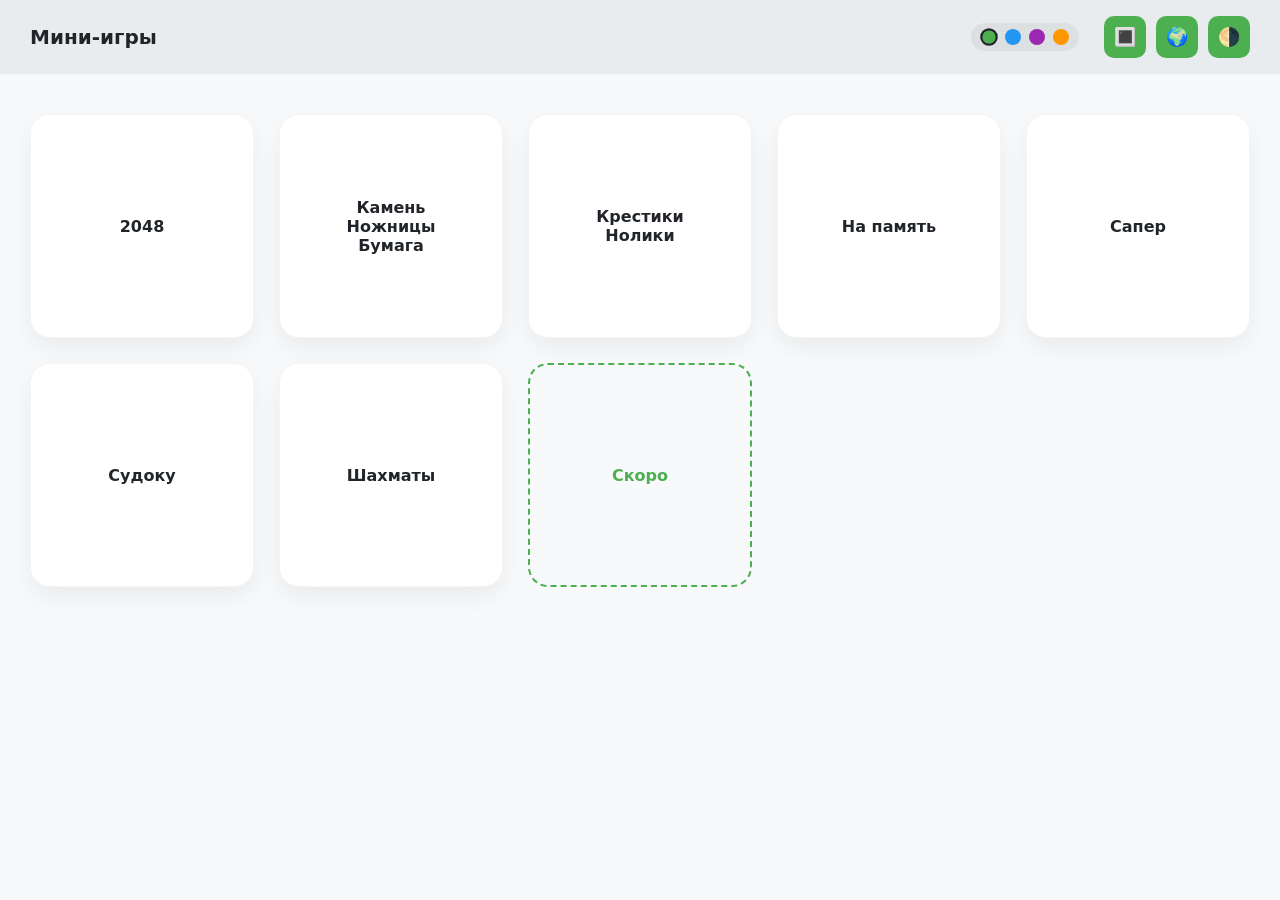
<file: index.html>
<!DOCTYPE html>
<html lang="ru">
<head>
  <meta charset="UTF-8" />
  <meta name="viewport" content="width=device-width, initial-scale=1.0"/>
  <title>Mini Games</title>
  <link rel="stylesheet" href="style.css">
</head>

<body data-theme="light">

<header class="header">
  <div class="logo" id="title">Мини-игры</div>

  <div class="controls-wrapper">
    <!-- Кнопка бургер с тремя точками -->
    <button class="burger-toggle" id="burgerToggle" title="Меню настроек">⋮</button>

    <!-- Выпадающее меню (на десктопе просто строка, на мобилке - бургер) -->
    <div class="controls-menu" id="controlsMenu">
      <!-- Выбор акцентного цвета -->
      <div class="color-picker" id="colorPicker" title="Цветовая тема">
        <span class="color-dot theme-green" data-color="green"></span>
        <span class="color-dot theme-blue" data-color="blue"></span>
        <span class="color-dot theme-purple" data-color="purple"></span>
        <span class="color-dot theme-orange" data-color="orange"></span>
      </div>
      
      <button id="viewBtn" title="Вид">🔳</button>
      <button id="langBtn" title="Язык">🌍</button>
      <button id="themeBtn" title="Тема">🌗</button>
    </div>
  </div>
</header>

<main class="container">
  <div class="games-grid grid" id="gamesGrid">

    <button class="game-card active" id="g2048Btn">2048</button>
    <button class="game-card active" id="memoryBtn">Мнемоника</button>
    <button class="game-card active" id="minesweeperBtn">Сапер</button>
    <button class="game-card active" id="rpsBtn">Камень<br>Ножницы<br>Бумага</button>
    <button class="game-card active" id="tttBtn">Крестики<br>Нолики</button>
    <button class="game-card active" id="sudokuBtn">Судоку</button>
    <button class="game-card active" id="chessBtn">Шахматы</button>
    <button class="game-card soon">Скоро</button>

  </div>
</main>

<script src="script.js"></script>
</body>
</html>
</file>
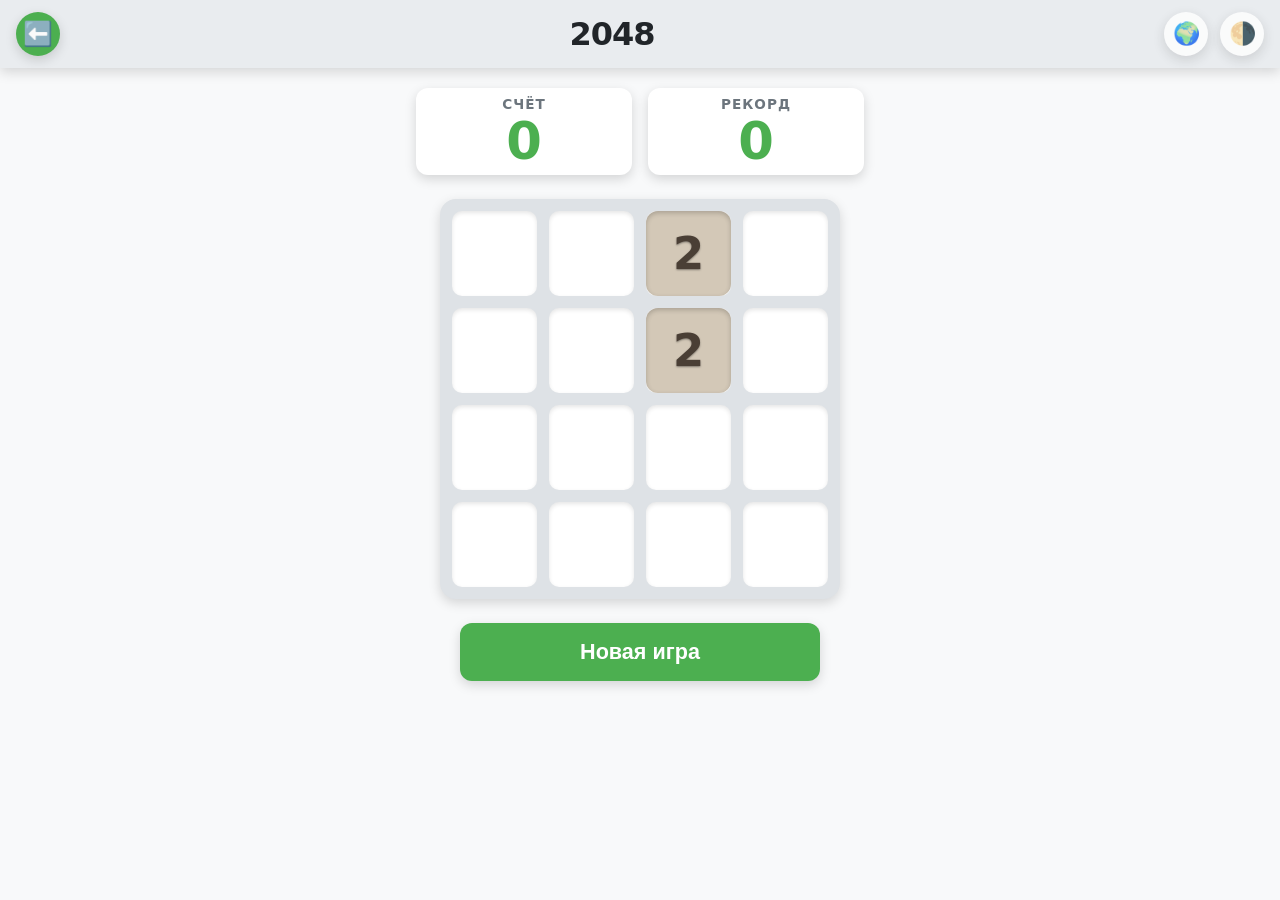
<file: games/2048/index.html>
<!DOCTYPE html>
<html lang="ru">
<head>
    <meta charset="UTF-8">
    <meta name="viewport" content="width=device-width, initial-scale=1.0, maximum-scale=1.0, user-scalable=no">
    <title>2048</title>
    <link rel="stylesheet" href="style.css">
</head>
<body data-theme="dark">
    <header>
        <!-- Кнопка назад с правильным классом для JS -->
        <button class="back-btn" aria-label="Назад">⬅️</button>
        <h1 class="title">2048</h1>
        <div class="icons">
            <!-- Исправленные ID кнопок под CamelCase для JS и смайлик планеты -->
            <button class="icon-btn" id="langBtn" aria-label="Сменить язык">🌍</button>
            <button class="icon-btn" id="themeBtn" aria-label="Сменить тему">🌓</button>
        </div>
    </header>

    <main>
        <div class="score-container">
            <!-- Текущий счёт -->
            <div class="score-box">
                <div id="score-label" class="score-label">Счёт</div>
                <div id="score-value" class="score-value">0</div>
            </div>
            <!-- Рекорд -->
            <div class="score-box">
                <div id="best-label" class="score-label">Рекорд</div>
                <div id="best-value" class="score-value">0</div>
            </div>
        </div>

        <div class="board" id="board">
            <div class="grid" id="grid">
                <div class="cell"></div><div class="cell"></div><div class="cell"></div><div class="cell"></div>
                <div class="cell"></div><div class="cell"></div><div class="cell"></div><div class="cell"></div>
                <div class="cell"></div><div class="cell"></div><div class="cell"></div><div class="cell"></div>
                <div class="cell"></div><div class="cell"></div><div class="cell"></div><div class="cell"></div>
            </div>
            <div class="tiles" id="tiles"></div>
        </div>

        <button class="reset-btn" id="reset-btn">Новая игра</button>
    </main>

    <!-- Win overlay -->
    <div class="overlay" id="win-overlay">
        <div class="overlay-content">
            <h2 id="win-title">Вы достигли 2048!</h2>
            <p id="win-subtitle">Отлично! Продолжить?</p>
            <button class="btn-primary" id="continue-btn">Продолжить</button>
            <button class="btn-primary" id="new-game-win-btn">Новая игра</button>
        </div>
    </div>

    <!-- Game Over overlay -->
    <div class="overlay" id="gameover-overlay">
        <div class="overlay-content">
            <h2 id="gameover-title">Игра окончена</h2>
            <p id="gameover-subtitle">Ходов больше нет 😔</p>
            <button class="btn-primary" id="try-again-btn">Ещё раз</button>
        </div>
    </div>

    <script src="script.js"></script>
</body>
</html>
</file>
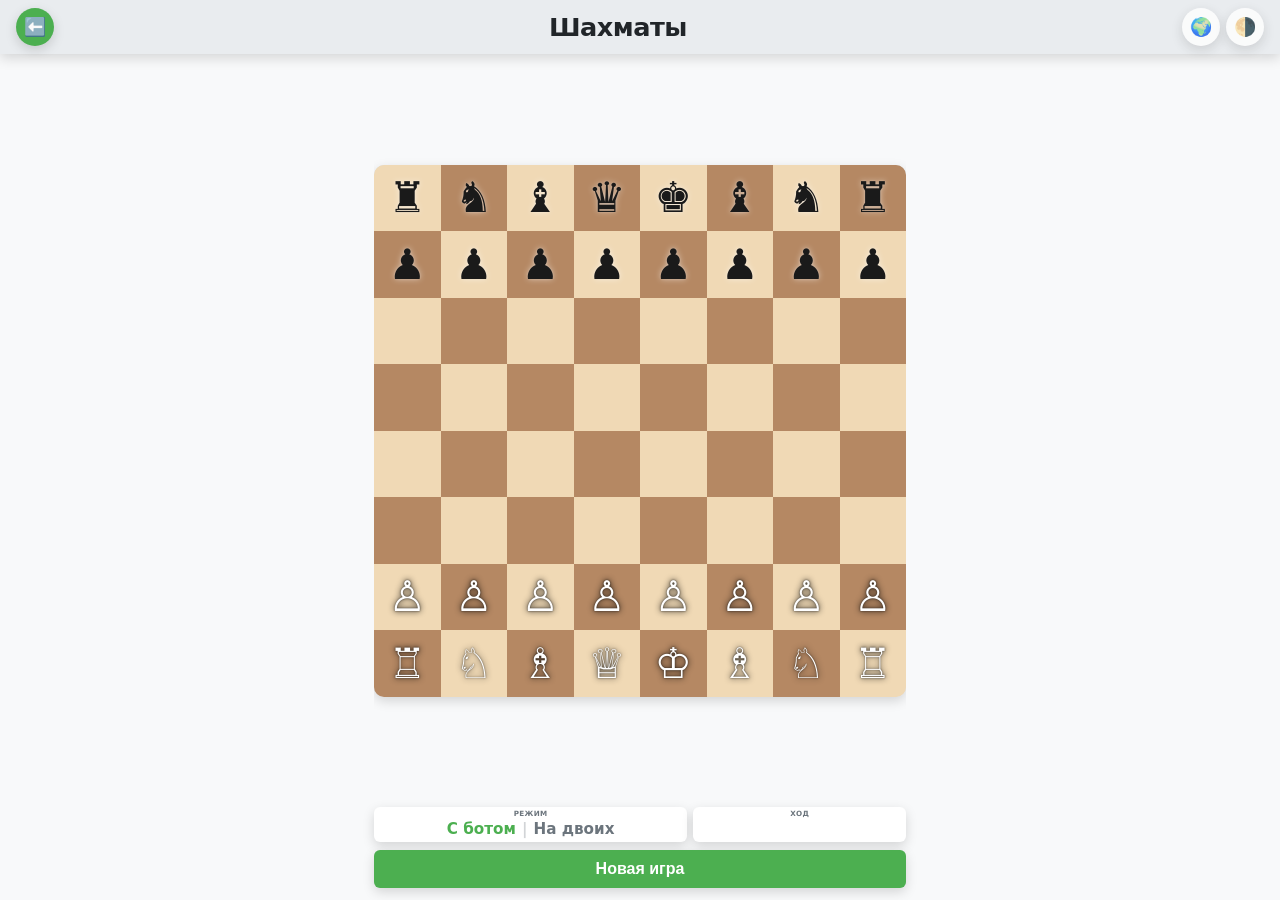
<file: games/chess/index.html>
<!DOCTYPE html>
<html lang="ru">
<head>
    <meta charset="UTF-8">
    <meta name="viewport" content="width=device-width, initial-scale=1.0, maximum-scale=1.0, user-scalable=no">
    <title>Шахматы</title>
    <link rel="stylesheet" href="style.css">
</head>
<body data-theme="dark">
    <header>
        <button class="back-btn" id="back-btn">⬅️</button>
        <h1 class="title">Шахматы</h1>
        <div class="icons">
            <button class="icon-btn" id="langBtn" aria-label="Сменить язык">🌍</button>
            <button class="icon-btn" id="themeBtn" aria-label="Сменить тему">🌓</button>
        </div>
    </header>

    <main>
        <!-- Игровое поле -->
        <div class="game-container">
            <div class="board" id="chessBoard"></div>
        </div>

        <!-- Информация между полем и кнопкой -->
        <div class="info-bar">
            <div class="score-box mode-box">
                <div class="label" id="modeLabel">РЕЖИМ</div>
                <div class="mode-switcher-text" id="modeSwitcher">
                    <span class="mode-option active" data-mode="bot" id="modeBotText">С ботом</span>
                    <span class="mode-divider">|</span>
                    <span class="mode-option" data-mode="two" id="modeTwoText">На двоих</span>
                </div>
            </div>
            <div class="score-box turn-box">
                <div class="label" id="turnLabel">ХОД</div>
                <div class="value" id="turnDisplay">Белые</div>
            </div>
        </div>

        <!-- Кнопка внизу -->
        <button class="reset-btn" id="reset-btn">Новая игра</button>
    </main>

    <script src="script.js"></script>
</body>
</html>
</file>
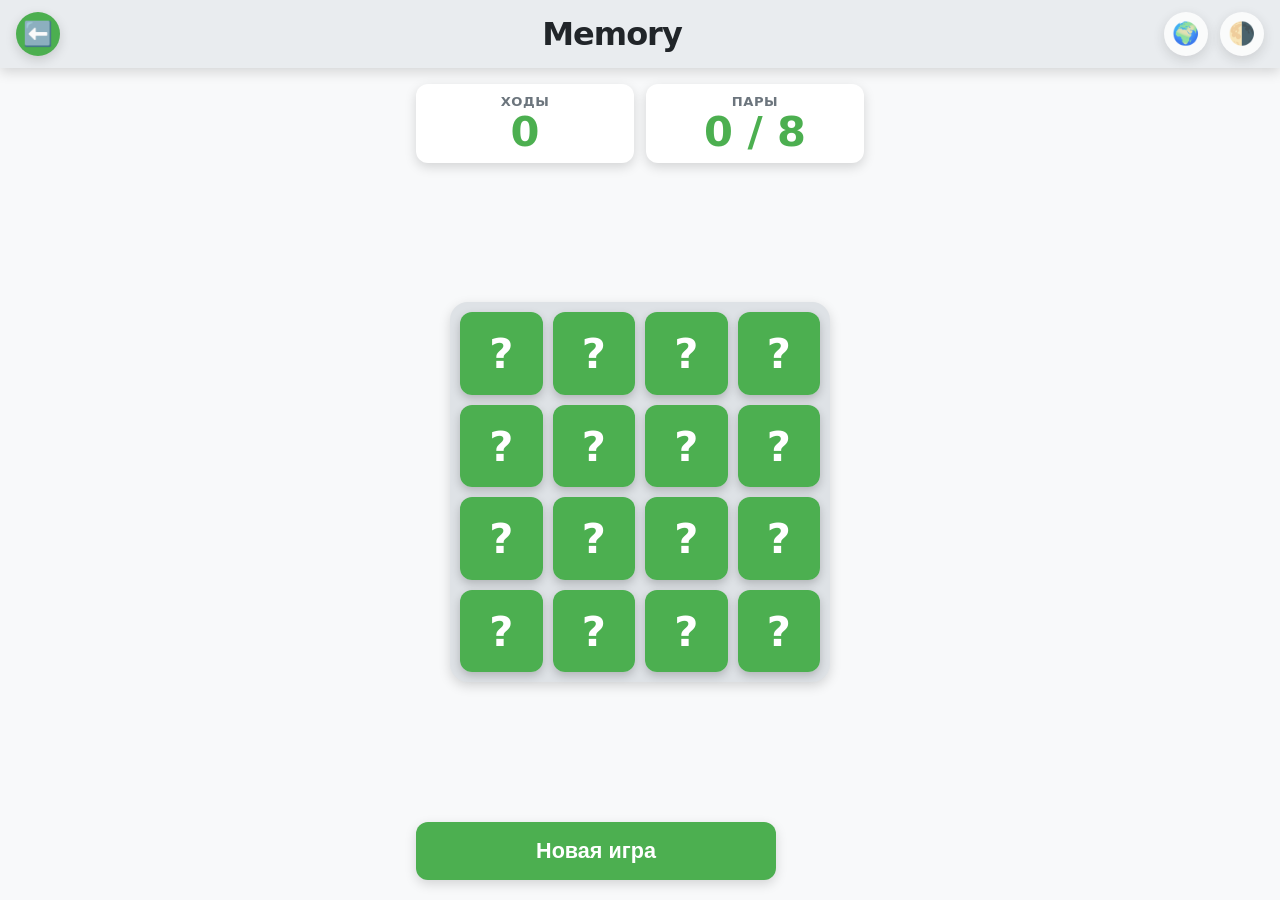
<file: games/memory/index.html>
<!DOCTYPE html>
<html lang="ru">
<head>
    <meta charset="UTF-8">
    <meta name="viewport" content="width=device-width, initial-scale=1.0, maximum-scale=1.0, user-scalable=no">
    <title>Memory Match</title>
    <link rel="stylesheet" href="style.css">
</head>
<body data-theme="dark">
    <header>
        <!-- Кнопка назад для возврата в меню -->
        <button class="back-btn" id="back-btn">⬅️</button>
        <h1 class="title">Memory</h1>
        <div class="icons">
            <!-- Исправили ID под CamelCase для JS и заменили флаг на смайлик планеты -->
            <button class="icon-btn" id="langBtn" aria-label="Сменить язык">🌍</button>
            <button class="icon-btn" id="themeBtn" aria-label="Сменить тему">🌓</button>
        </div>
    </header>

    <main>
        <!-- Информация сверху -->
        <div class="info-bar">
            <div class="score-box">
                <div id="moves-label" class="label">ХОДЫ</div>
                <div id="moves" class="value">0</div>
            </div>
            <div class="score-box">
                <div id="pairs-label" class="label">ПАРЫ</div>
                <div id="pairs" class="value">0 / 8</div>
            </div>
        </div>

        <!-- Игровое поле -->
        <div class="game-container">
            <div class="board" id="board"></div>
        </div>

        <button class="reset-btn" id="reset-btn">Новая игра</button>
    </main>

    <!-- Победа -->
    <div class="overlay" id="win-overlay">
        <div class="overlay-content">
            <h2 id="win-title">Поздравляем!</h2>
            <p id="win-subtitle">Вы справились за <span id="final-moves">0</span> ходов</p>
            <button class="btn-primary" id="play-again-btn">Играть снова</button>
        </div>
    </div>

    <script src="script.js"></script>
</body>
</html>
</file>
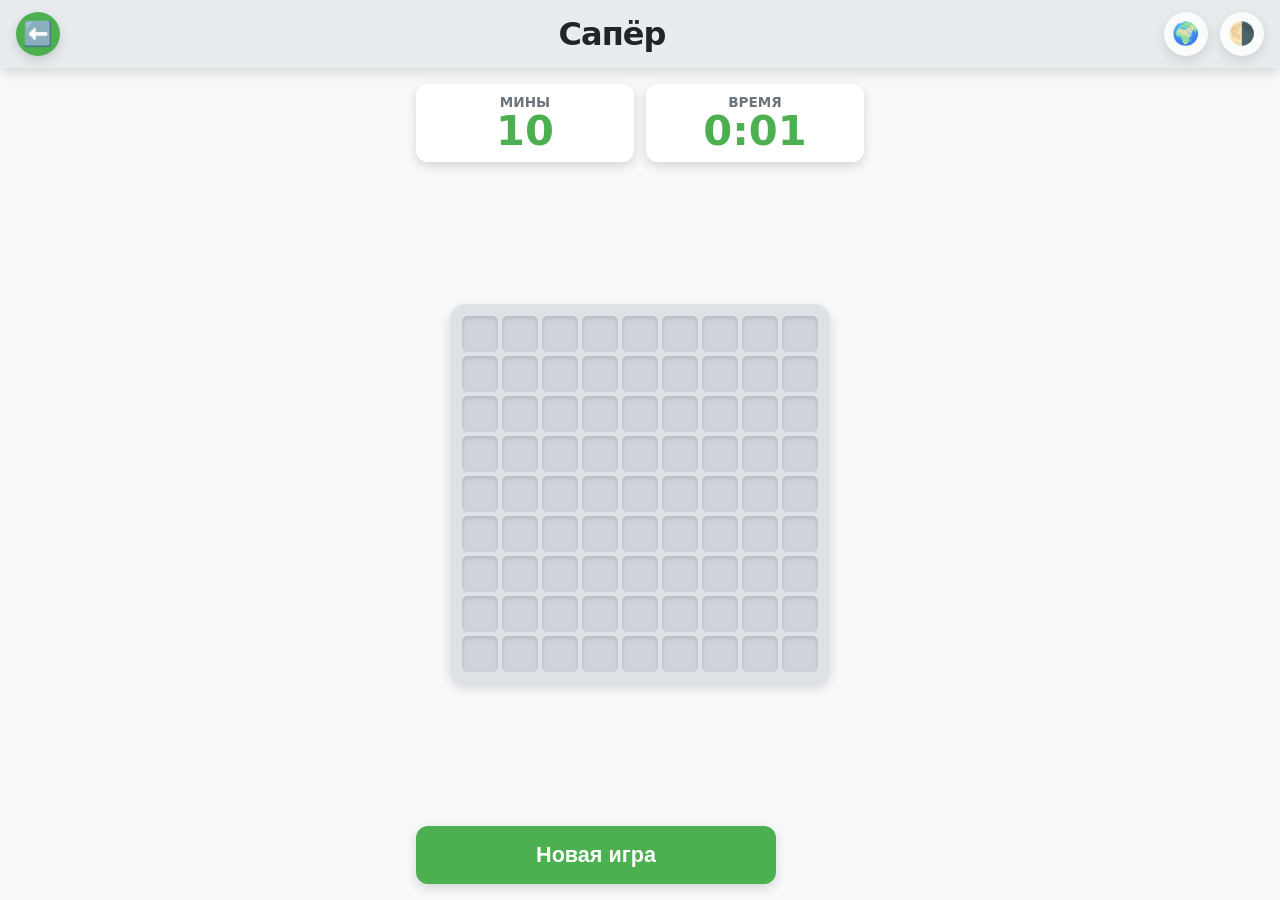
<file: games/minesweeper/index.html>
<!DOCTYPE html>
<html lang="ru">
<head>
    <meta charset="UTF-8">
    <meta name="viewport" content="width=device-width, initial-scale=1.0, maximum-scale=1.0, user-scalable=no">
    <title>Minesweeper</title>
    <link rel="stylesheet" href="style.css">
</head>
<body data-theme="dark">
    <header>
        <!-- Кнопка назад для быстрого возврата в меню -->
        <button class="back-btn" id="back-btn">⬅️</button>
        <h1 class="title" id="game-title">Сапёр</h1>
        <div class="icons">
            <!-- Исправили ID кнопок под CamelCase для JS и поставили смайлик планеты -->
            <button class="icon-btn" id="langBtn" aria-label="Сменить язык">🌍</button>
            <button class="icon-btn" id="themeBtn" aria-label="Сменить тему">🌓</button>
        </div>
    </header>

    <main>
        <div class="info-bar">
            <div class="score-box">
                <div id="mines-label" class="label">МИНЫ</div>
                <div id="mines-left" class="value">10</div>
            </div>
            <div class="score-box">
                <div id="time-label" class="label">ВРЕМЯ</div>
                <div id="time" class="value">0:00</div>
            </div>
        </div>

        <div class="game-container">
            <div class="board" id="board"></div>
        </div>

        <button class="reset-btn" id="reset-btn">Новая игра</button>
    </main>

    <!-- Overlay для Победы / Поражения -->
    <div class="overlay" id="overlay">
        <div class="overlay-content">
            <h2 id="overlay-title"></h2>
            <p id="overlay-subtitle"></p>
            <button class="btn-primary" id="play-again-btn">Играть снова</button>
        </div>
    </div>

    <script src="script.js"></script>
</body>
</html>
</file>
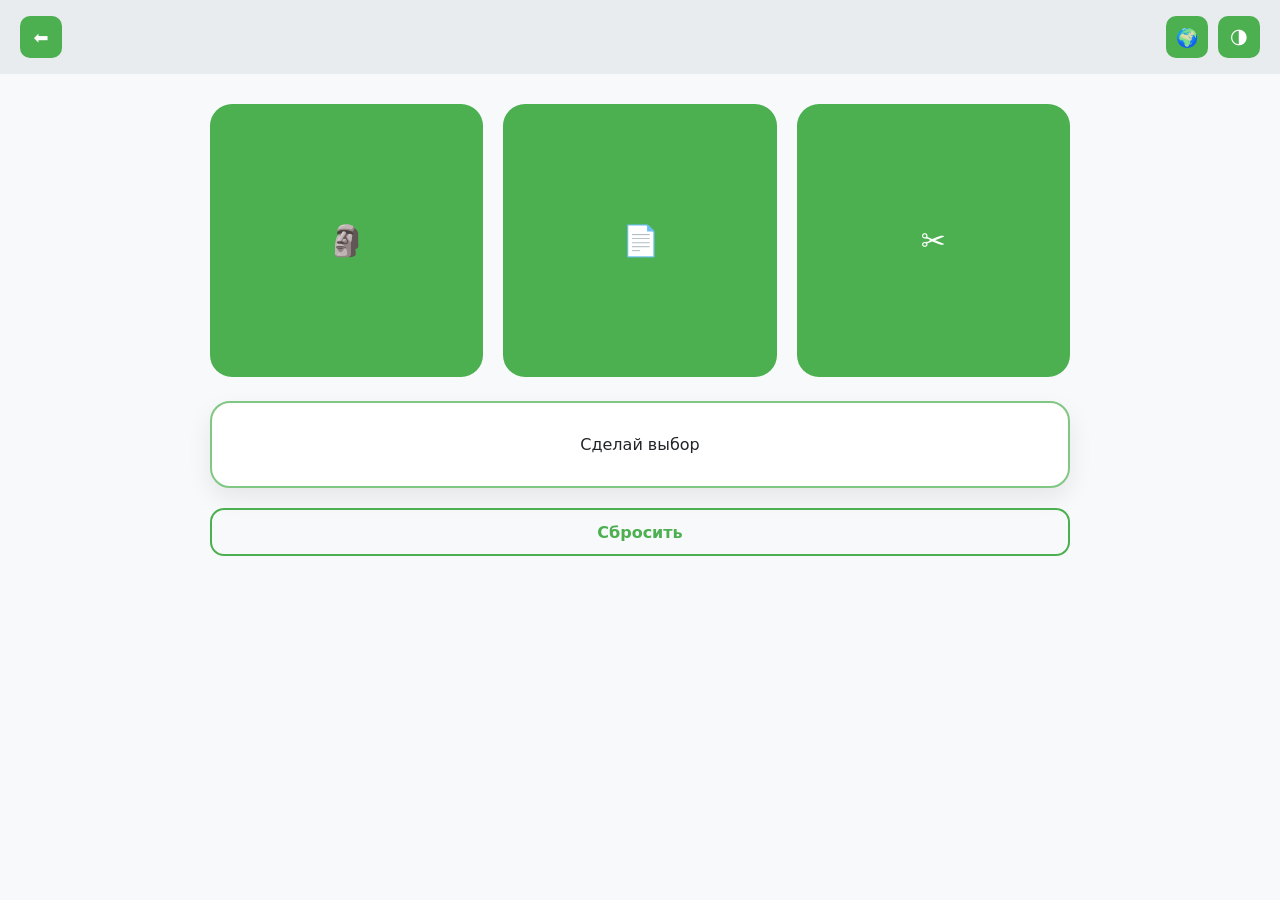
<file: games/rps/index.html>
<!DOCTYPE html>
<html lang="ru">
<head>
  <meta charset="UTF-8" />
  <meta name="viewport" content="width=device-width, initial-scale=1.0"/>
  <title>Rock Paper Scissors</title>
  <link rel="stylesheet" href="style.css">
</head>

<body data-theme="light">

<header>
  <div class="nav">
    <button id="backBtn">⬅️</button>
  </div>

  <div class="controls">
    <button id="langBtn">🌍</button>
    <button id="themeBtn">🌗</button>
  </div>
</header>

<main>
  <div class="choices">
    <!-- Заменили обычный камень на сочную каменную статую Моаи -->
    <button class="choice" data-choice="rock">🗿</button>
    <button class="choice" data-choice="paper">📄</button>
    <button class="choice" data-choice="scissors">✂️</button>
  </div>

  <div class="result" id="result">
    <p id="hint">Сделай выбор</p>
  </div>

  <button class="reset-btn" id="resetBtn">Сбросить</button>
</main>

<script src="script.js"></script>
</body>
</html>
</file>
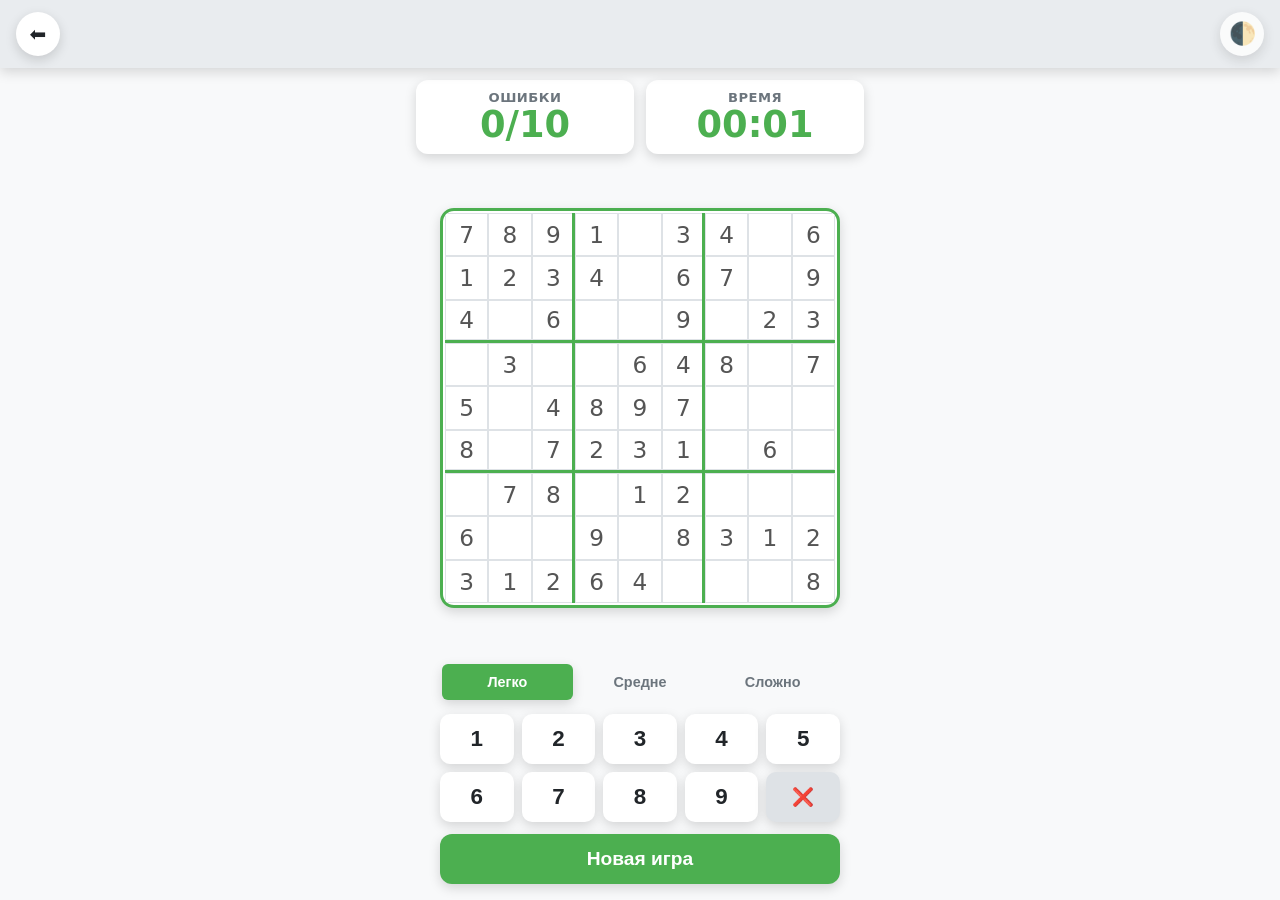
<file: games/sudoku/index.html>
<!DOCTYPE html>
<html lang="ru" data-theme="light">
<head>
    <meta charset="UTF-8">
    <meta name="viewport" content="width=device-width, initial-scale=1.0">
    <title>Судоку</title>
    <link rel="stylesheet" href="style.css">
</head>
<body data-color="green">
    <header>
        <!-- Кнопка назад со смайликом слева сверху -->
        <a href="../../index.html" class="back-btn">⬅️</a>
        <div class="icons">
            <button class="icon-btn" id="theme-toggle">🌓</button>
        </div>
    </header>

    <main>
        <div class="info-bar">
            <!-- Счетчик ошибок -->
            <div class="score-box">
                <div class="label">Ошибки</div>
                <div class="value" id="error-value">0/10</div>
            </div>
            <!-- Секундомер -->
            <div class="score-box">
                <div class="label">Время</div>
                <div class="value" id="timer-value">00:00</div>
            </div>
        </div>

        <div class="game-container">
            <div class="sudoku-board" id="board"></div>
        </div>

        <!-- Переключатель сложности теперь здесь (между полем и клавиатурой) -->
        <div class="diff-selector row-layout">
            <button class="diff-tab active" data-diff="easy">Легко</button>
            <button class="diff-tab" data-diff="medium">Средне</button>
            <button class="diff-tab" data-diff="hard">Сложно</button>
        </div>

        <div class="num-pad">
            <button class="num-btn" data-val="1">1</button>
            <button class="num-btn" data-val="2">2</button>
            <button class="num-btn" data-val="3">3</button>
            <button class="num-btn" data-val="4">4</button>
            <button class="num-btn" data-val="5">5</button>
            <button class="num-btn" data-val="6">6</button>
            <button class="num-btn" data-val="7">7</button>
            <button class="num-btn" data-val="8">8</button>
            <button class="num-btn" data-val="9">9</button>
            <button class="num-btn erase-btn">❌</button>
        </div>

        <button class="reset-btn" id="reset-btn">Новая игра</button>
    </main>

    <div class="overlay" id="overlay">
        <div class="overlay-content">
            <h2 id="overlay-title">Победа!</h2>
            <p id="overlay-description">Вы успешно решили это судоку!</p>
            <button class="btn-primary" id="action-btn">Отлично</button>
        </div>
    </div>

    <script src="script.js"></script>
</body>
</html>
</file>
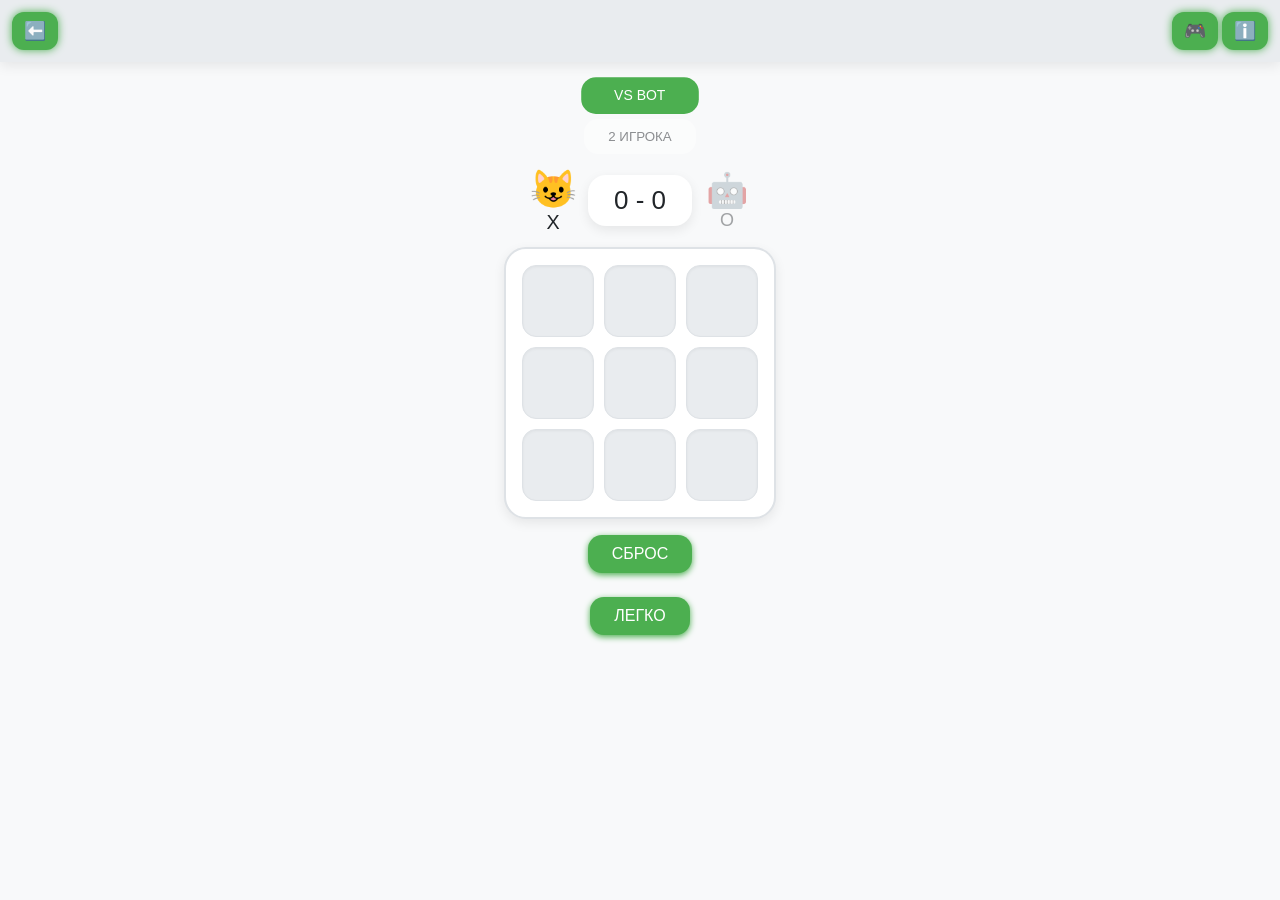
<file: games/ttt/index.html>
<!DOCTYPE html>
<html lang="ru">
<head>
  <meta charset="UTF-8">
  <title>Tic Tac Toe</title>
  <link rel="stylesheet" href="style.css">
  <meta name="viewport" content="width=device-width, initial-scale=1.0">
</head>
<!-- Добавили data-theme и data-color строго для подхвата цветов из меню -->
<body data-theme="dark" data-color="green" data-lang="ru">

<header class="top-bar">
  <button class="icon-btn" id="backBtn">⬅️</button>
  <div class="top-actions">
    <button class="icon-btn" id="infiniteBtn">🎮</button>
    <button class="icon-btn" id="infoBtn">ℹ️</button>
  </div>
</header>

<main class="wrapper">

  <div class="mode-box">
    <button class="mode active" id="modeBot">VS BOT</button>
    <button class="mode" id="modePvp">2 ИГРОКА</button>
  </div>

  <div class="score-row">
    <div class="indicator active" id="indX">
      <div class="avatar" id="avatarX">😺</div>
      <div class="symbol">X</div>
    </div>

    <div class="score-box">
      <span id="scoreX">0</span>
      <span>-</span>
      <span id="scoreO">0</span>
    </div>

    <div class="indicator" id="indO">
      <div class="avatar" id="avatarO">🤖</div>
      <div class="symbol">O</div>
    </div>
  </div>

  <div class="board" id="board">
    <div class="cell" data-i="0"></div>
    <div class="cell" data-i="1"></div>
    <div class="cell" data-i="2"></div>
    <div class="cell" data-i="3"></div>
    <div class="cell" data-i="4"></div>
    <div class="cell" data-i="5"></div>
    <div class="cell" data-i="6"></div>
    <div class="cell" data-i="7"></div>
    <div class="cell" data-i="8"></div>
  </div>

  <button class="reset" id="resetBtn">СБРОС</button>
  <button class="difficulty" id="difficultyBtn">ЛЕГКО</button>

</main>

<!-- Твое оригинальное модальное окно настроек со всеми кнопками -->
<div id="settingsModal" class="modal">
  <div class="modal-content">
    <span class="close" id="closeModal">×</span>
    <h2 class="modal-title" id="modalTitle">Настройки</h2>

    <div class="settings-buttons">
      <button class="icon-btn" id="langBtn">🌍</button>
      <button class="icon-btn" id="themeBtn">🌗</button>
    </div>
  </div>
</div>

<audio id="gameSound" preload="auto"></audio>

<script src="script.js"></script>

</body>
</html>
</file>
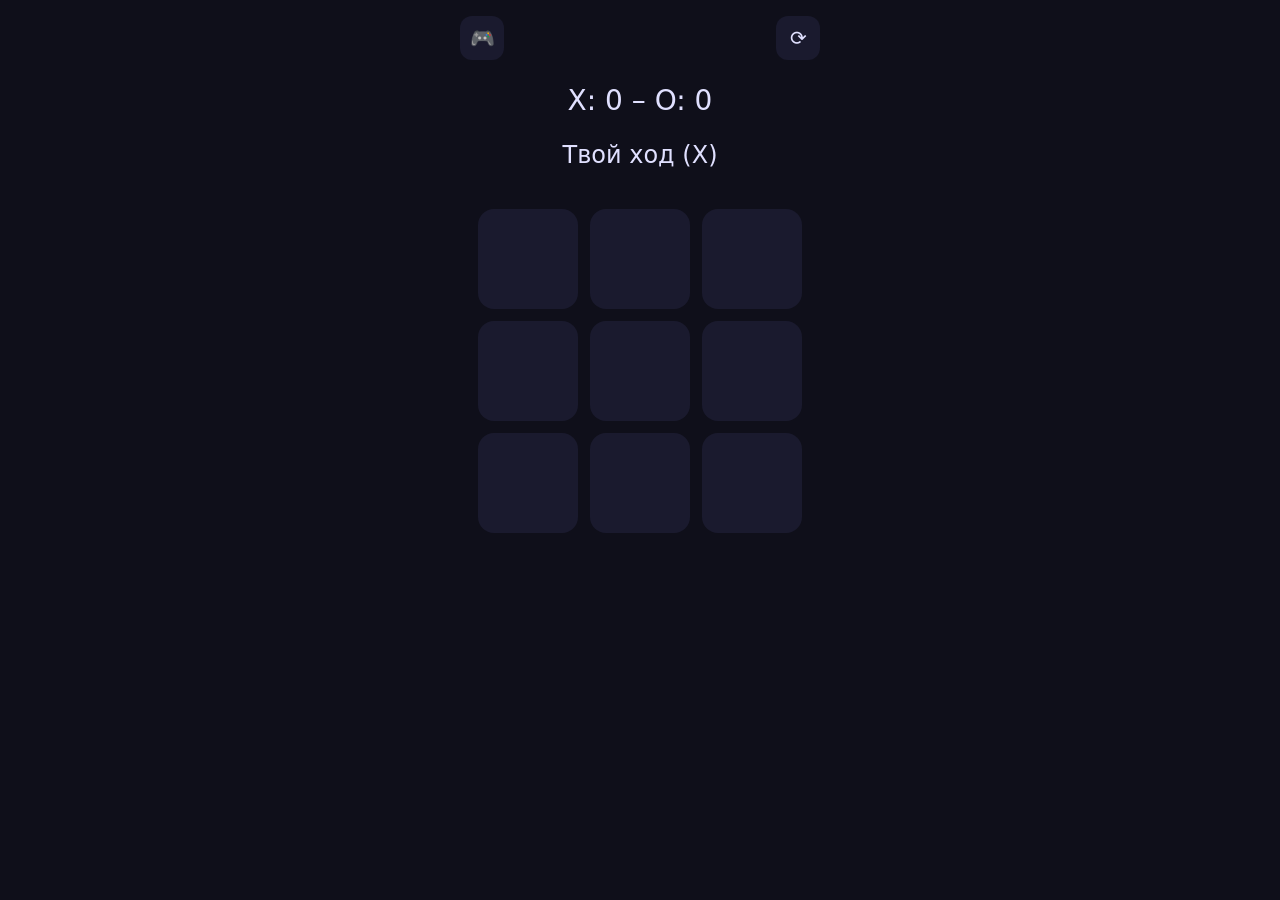
<file: games/ttt/тест пусть будет не мешает.html>
<!DOCTYPE html>
<html lang="ru">
<head>
  <meta charset="UTF-8" />
  <meta name="viewport" content="width=device-width, initial-scale=1.0"/>
  <title>Крестики-нолики • 3 символа</title>
  <style>
    :root {
      --bg: #0f0f1a;
      --cell: #1a1a2e;
      --text: #e0e0ff;
      --x: #ff6b6b;
      --o: #4ecdc4;
      --accent: #7f5af0;
    }
    body {
      margin: 0;
      font-family: system-ui, sans-serif;
      background: var(--bg);
      color: var(--text);
      min-height: 100vh;
      display: flex;
      flex-direction: column;
      align-items: center;
      padding: 16px;
      box-sizing: border-box;
    }
    header {
      width: 100%;
      max-width: 360px;
      display: flex;
      justify-content: space-between;
      margin-bottom: 16px;
    }
    .icon-btn {
      width: 44px;
      height: 44px;
      border: none;
      border-radius: 12px;
      background: var(--cell);
      color: var(--text);
      font-size: 20px;
      cursor: pointer;
      transition: all 0.15s;
    }
    .icon-btn:hover { background: var(--accent); transform: scale(1.08); }
    .board {
      display: grid;
      grid-template-columns: repeat(3, 100px);
      grid-gap: 12px;
      margin: 20px 0;
    }
    .cell {
      width: 100px;
      height: 100px;
      background: var(--cell);
      border-radius: 16px;
      display: flex;
      align-items: center;
      justify-content: center;
      font-size: 48px;
      font-weight: bold;
      cursor: pointer;
      user-select: none;
      transition: background 0.2s;
    }
    .cell:hover { background: #2a2a4e; }
    .cell.X { color: var(--x); }
    .cell.O { color: var(--o); }
    .status {
      font-size: 24px;
      margin: 16px 0;
      min-height: 32px;
    }
    .score {
      font-size: 28px;
      margin: 8px 0;
    }
  </style>
</head>
<body>

<header>
  <button class="icon-btn" id="modeBtn">🎮</button>
  <div>
    <button class="icon-btn" id="resetBtn">⟳</button>
  </div>
</header>

<div class="score">X: <span id="sx">0</span> – O: <span id="so">0</span></div>
<div class="status" id="status">Твой ход (X)</div>

<div class="board" id="board">
  <div class="cell" data-i="0"></div>
  <div class="cell" data-i="1"></div>
  <div class="cell" data-i="2"></div>
  <div class="cell" data-i="3"></div>
  <div class="cell" data-i="4"></div>
  <div class="cell" data-i="5"></div>
  <div class="cell" data-i="6"></div>
  <div class="cell" data-i="7"></div>
  <div class="cell" data-i="8"></div>
</div>

<script>
// ────────────────────────────────────────────────
const cells = document.querySelectorAll('.cell');
const boardEl = document.getElementById('board');
const statusEl = document.getElementById('status');
const sx = document.getElementById('sx');
const so = document.getElementById('so');
const modeBtn = document.getElementById('modeBtn');
const resetBtn = document.getElementById('resetBtn');

let board = Array(9).fill(null);
let current = 'X';
let gameOver = false;
let scores = { X: 0, O: 0 };
let infinite = localStorage.getItem('ttt_infinite') === 'true';

let xOrder = [];
let oOrder = [];

modeBtn.textContent = infinite ? '🔄' : '🎮';

// ────────────────────────────────────────────────
function reset() {
  board.fill(null);
  cells.forEach(c => {
    c.textContent = '';
    c.className = 'cell';
  });
  xOrder = [];
  oOrder = [];
  current = 'X';
  gameOver = false;
  statusEl.textContent = 'Твой ход (X)';
  updateScore();
}

function updateScore() {
  sx.textContent = scores.X;
  so.textContent = scores.O;
}

// ────────────────────────────────────────────────
function checkWin(player) {
  const wins = [
    [0,1,2], [3,4,5], [6,7,8],
    [0,3,6], [1,4,7], [2,5,8],
    [0,4,8], [2,4,6]
  ];
  return wins.some(combo => combo.every(i => board[i] === player));
}

function isFull() {
  return board.every(v => v !== null);
}

// ────────────────────────────────────────────────
function makeMove(i, player) {
  if (board[i] !== null || gameOver) return false;

  board[i] = player;
  cells[i].textContent = player;
  cells[i].classList.add(player);

  if (player === 'X') xOrder.push(i);
  else oOrder.push(i);

  // Удаляем старый символ, если > 3 в бесконечном режиме
  if (infinite) {
    if (player === 'X' && xOrder.length > 3) {
      let old = xOrder.shift();
      board[old] = null;
      cells[old].textContent = '';
      cells[old].className = 'cell';
    }
    if (player === 'O' && oOrder.length > 3) {
      let old = oOrder.shift();
      board[old] = null;
      cells[old].textContent = '';
      cells[old].className = 'cell';
    }
  }

  if (checkWin(player)) {
    gameOver = true;
    statusEl.textContent = `${player} выиграл!`;
    scores[player]++;
    updateScore();
    setTimeout(reset, 1800);
    return true;
  }

  if (!infinite && isFull()) {
    gameOver = true;
    statusEl.textContent = 'Ничья';
    setTimeout(reset, 1800);
    return true;
  }

  current = player === 'X' ? 'O' : 'X';
  statusEl.textContent = `Ход ${current}`;
  return true;
}

// ──────────────────────────────────────────────── простой бот
function botMove() {
  if (gameOver || current !== 'O') return;

  // Пытаемся выиграть
  for (let combo of [
    [0,1,2],[3,4,5],[6,7,8],[0,3,6],[1,4,7],[2,5,8],[0,4,8],[2,4,6]
  ]) {
    let cnt = combo.filter(i => board[i] === 'O').length;
    let emp = combo.find(i => board[i] === null);
    if (cnt === 2 && emp !== undefined) {
      makeMove(emp, 'O');
      return;
    }
  }

  // Блокируем игрока
  for (let combo of [
    [0,1,2],[3,4,5],[6,7,8],[0,3,6],[1,4,7],[2,5,8],[0,4,8],[2,4,6]
  ]) {
    let cnt = combo.filter(i => board[i] === 'X').length;
    let emp = combo.find(i => board[i] === null);
    if (cnt === 2 && emp !== undefined) {
      makeMove(emp, 'O');
      return;
    }
  }

  // Центр → углы → стороны
  const prefs = [4, 0,2,6,8, 1,3,5,7];
  for (let i of prefs) {
    if (board[i] === null) {
      makeMove(i, 'O');
      return;
    }
  }
}

// ──────────────────────────────────────────────── клики
cells.forEach(cell => {
  cell.onclick = () => {
    if (gameOver) return;
    const i = +cell.dataset.i;

    if (makeMove(i, current)) {
      if (current === 'X') {  // после хода человека
        setTimeout(() => {
          if (!gameOver && current === 'O') botMove();
        }, 400);
      }
    }
  };
});

// ──────────────────────────────────────────────── кнопки
modeBtn.onclick = () => {
  infinite = !infinite;
  localStorage.setItem('ttt_infinite', infinite);
  modeBtn.textContent = infinite ? '🔄' : '🎮';
  reset();
};

resetBtn.onclick = reset;

// старт
reset();
</script>
</body>
</html>
</file>
<file: style.css>
:root {
  --bg-page:    #f8f9fa;
  --bg-header:  #e9ecef;
  --bg-card:    #ffffff;
  --text:       #212529;
  --shadow:     0 10px 24px rgba(0,0,0,0.06);
  --shadow-hov: 0 14px 32px rgba(0,0,0,0.12);
  
  --accent:       #4caf50;
  --accent-hover: #439a46;
}

[data-theme="dark"] {
  --bg-page:    #121212;
  --bg-header:  #1a1a1a;
  --bg-card:    #1e1e1e;
  --text:       #e0e0e0;
  --shadow:     0 10px 24px rgba(0,0,0,0.3);
  --shadow-hov: 0 14px 32px rgba(0,0,0,0.4);
  
  --accent:       #66bb6a;
  --accent-hover: #81c784;
}

/* Схемы кастомизации цветов */
body[data-color="green"]  { --accent: #4caf50; --accent-hover: #439a46; }
body[data-color="blue"]   { --accent: #2196f3; --accent-hover: #1e88e5; }
body[data-color="purple"] { --accent: #9c27b0; --accent-hover: #8e24aa; }
body[data-color="orange"] { --accent: #ff9800; --accent-hover: #fb8c00; }

[data-theme="dark"][data-color="green"]  { --accent: #66bb6a; --accent-hover: #81c784; }
[data-theme="dark"][data-color="blue"]   { --accent: #64b5f6; --accent-hover: #90caf9; }
[data-theme="dark"][data-color="purple"] { --accent: #ba68c8; --accent-hover: #ce93d8; }
[data-theme="dark"][data-color="orange"] { --accent: #ffb74d; --accent-hover: #ffe082; }

* { box-sizing: border-box; }

body {
  margin: 0;
  background: var(--bg-page);
  color: var(--text);
  font-family: system-ui, sans-serif;
  transition: background 0.3s, color 0.3s;
}

/* HEADER & CONTROLS */
.header {
  position: sticky;
  top: 0;
  z-index: 100;
  display: flex;
  justify-content: space-between;
  align-items: center;
  padding: 16px 30px;
  background: var(--bg-header);
  transition: background 0.3s;
}

.logo { font-size: 20px; font-weight: 700; }
.controls-wrapper { position: relative; }

/* Меню управления по умолчанию (как у вас и было на десктопе) */
.controls-menu {
  display: flex;
  align-items: center;
}

/* Кнопка с тремя точками (по умолчанию скрыта на ПК) */
.burger-toggle {
  display: none;
  font-size: 28px;
  background: transparent;
  border: none;
  color: var(--text);
  cursor: pointer;
  padding: 0 10px;
  line-height: 1;
  user-select: none;
}

/* Кастомизатор цветов */
.color-picker {
  display: flex;
  gap: 8px;
  margin-right: 15px;
  background: rgba(0,0,0,0.05);
  padding: 6px 10px;
  border-radius: 20px;
}
[data-theme="dark"] .color-picker { background: rgba(255,255,255,0.05); }

.color-dot {
  width: 16px;
  height: 16px;
  border-radius: 50%;
  cursor: pointer;
  transition: transform 0.15s;
  border: 2px solid transparent;
}
.color-dot:hover { transform: scale(1.2); }
.color-dot.active { border-color: var(--text); transform: scale(1.1); }

.theme-green  { background: #4caf50; }
.theme-blue   { background: #2196f3; }
.theme-purple { background: #9c27b0; }
.theme-orange { background: #ff9800; }

.controls-menu button {
  width: 42px;
  height: 42px;
  margin-left: 10px;
  border-radius: 10px;
  border: none;
  background: var(--accent);
  color: #fff;
  font-size: 18px;
  cursor: pointer;
  transition: transform 0.15s, background-color 0.2s;
}
.controls-menu button:hover { transform: translateY(-2px); background: var(--accent-hover); }
.controls-menu button:active { transform: scale(0.95); }

/* MAIN CONTAINER */
.container {
  max-width: 1400px;
  margin: 0 auto;
  padding: 40px 30px;
}

/* СЕТКА ИГР */
.games-grid { display: grid; gap: 25px; transition: 0.3s; }
.games-grid.grid { grid-template-columns: repeat(auto-fill, minmax(220px, 1fr)); }
.games-grid.list { grid-template-columns: 1fr; }

/* GAME CARD */
.game-card {
  border-radius: 20px;
  border: none;
  background: var(--bg-card);
  color: var(--text);
  font-family: inherit;
  font-size: 16px;
  font-weight: 600;
  cursor: pointer;
  box-shadow: var(--shadow);
  transition: transform 0.2s, box-shadow 0.2s, background-color 0.25s, color 0.25s;
}
.games-grid.grid .game-card { aspect-ratio: 1 / 1; }
.games-grid.list .game-card { height: 85px; text-align: left; padding-left: 30px; }

.game-card:hover { transform: translateY(-5px); box-shadow: var(--shadow-hov); }
.game-card:active { transform: scale(0.97); }
.game-card.active { border: 1px solid rgba(0, 0, 0, 0.04); }
[data-theme="dark"] .game-card.active { border: 1px solid rgba(255, 255, 255, 0.04); }
.game-card.active:hover { background: var(--accent); color: #fff; }

.game-card.soon {
  background: transparent;
  border: 2px dashed var(--accent);
  color: var(--accent);
  cursor: default;
  box-shadow: none;
}
.game-card.soon:hover { transform: none; }

/* ================= МОБИЛЬНЫЕ УСТРОЙСТВА ================= */
@media (max-width: 768px) {
  .burger-toggle {
    display: block; /* Показываем три точки */
  }

  /* Превращаем панель управления в скрытый выпадающий бургер-блок */
  .controls-menu {
    display: none; /* Скрыто по умолчанию */
    position: absolute;
    top: 50px;
    right: 0;
    background: var(--bg-card);
    padding: 15px;
    border-radius: 15px;
    box-shadow: var(--shadow-hov);
    flex-direction: column;
    gap: 15px;
    min-width: 180px;
    z-index: 110;
    border: 1px solid rgba(0,0,0,0.05);
  }

  [data-theme="dark"] .controls-menu {
    border: 1px solid rgba(255,255,255,0.05);
  }

  /* Класс для открытия меню через JS */
  .controls-menu.open {
    display: flex;
  }

  .color-picker {
    margin-right: 0;
    justify-content: center;
    width: 100%;
  }

  .controls-menu button {
    margin-left: 0;
    width: 100%; /* Кнопки настроек внутри меню растягиваются во всю ширину */
  }

  .container { padding: 20px 15px; }
  .games-grid { gap: 15px; }
  .games-grid.grid { grid-template-columns: repeat(auto-fill, minmax(140px, 1fr)); }
  .game-card { font-size: 14px; border-radius: 15px; }
  .games-grid.list .game-card { padding-left: 20px; height: 70px; }
}
</file>
<file: games/2048/style.css>
:root {
    --bg-page:    #f8f9fa;
    --bg-header:  #e9ecef;
    --bg-card:    #ffffff;
    --text:       #212529;
    --accent:     #4caf50;
    --accent-dark:#388e3c;
    --gray:       #6c757d;
    --light-gray: #dee2e6;
    --dark-gray:  #343a40;
    --shadow:     0 4px 12px rgba(0,0,0,0.15);
}

[data-theme="dark"] {
    --bg-page:    #121212;
    --bg-header:  #1a1a1a;
    --bg-card:    #1e1e1e;
    --text:       #e0e0e0;
    --accent:     #66bb6a;
    --accent-dark:#4CAF50;
    --gray:       #adb5bd;
    --light-gray: #495057;
    --dark-gray:  #212529;
    --shadow:     0 4px 12px rgba(0,0,0,0.4);
}

/* Связка с цветной кастомизацией главного меню */
body[data-color="green"]  { --accent: #4caf50; --accent-dark: #388e3c; }
body[data-color="blue"]   { --accent: #2196f3; --accent-dark: #1976d2; }
body[data-color="purple"] { --accent: #9c27b0; --accent-dark: #7b1fa2; }
body[data-color="orange"] { --accent: #ff9800; --accent-dark: #f57c00; }

[data-theme="dark"][data-color="green"]  { --accent: #66bb6a; --accent-dark: #4CAF50; }
[data-theme="dark"][data-color="blue"]   { --accent: #64b5f6; --accent-dark: #2196f3; }
[data-theme="dark"][data-color="purple"] { --accent: #ba68c8; --accent-dark: #9c27b0; }
[data-theme="dark"][data-color="orange"] { --accent: #ffb74d; --accent-dark: #ff9800; }

/* Динамические цвета для больших плиток в стиле выбранного цвета */
body[data-color] .tile-128  { background-color: var(--accent); filter: brightness(1.2); color: #fff; }
body[data-color] .tile-256  { background-color: var(--accent); filter: brightness(1.1); color: #fff; }
body[data-color] .tile-512  { background-color: var(--accent); filter: brightness(1.0); color: #fff; }
body[data-color] .tile-1024 { background-color: var(--accent); filter: brightness(0.9); color: #fff; }
body[data-color] .tile-2048 { background-color: var(--accent-dark); color: #fff; }
body[data-color] .tile-super { background: linear-gradient(135deg, var(--accent-dark), #222); color: #fff; }

* { box-sizing: border-box; }

body {
    margin: 0;
    padding: 0;
    font-family: system-ui, -apple-system, BlinkMacSystemFont, "Segoe UI", Roboto, sans-serif;
    background: var(--bg-page);
    color: var(--text);
    min-height: 100dvh;
    display: flex;
    flex-direction: column;
    overflow: hidden;
}

header {
    position: sticky;
    top: 0;
    background: var(--bg-header);
    padding: 12px 16px;
    display: flex;
    align-items: center;
    justify-content: space-between;
    box-shadow: var(--shadow);
    z-index: 100;
}

.back-btn {
    width: 44px; height: 44px;
    border-radius: 50%;
    background: var(--accent);
    color: #fff;
    border: none;
    display: flex;
    align-items: center;
    justify-content: center;
    font-size: 24px;
    cursor: pointer;
    box-shadow: var(--shadow);
    transition: transform 0.2s ease, background-color 0.2s ease;
}
.back-btn:active { transform: scale(0.92); }

.title {
    font-size: 2rem;
    font-weight: 800;
    letter-spacing: -1px;
    margin: 0;
    color: var(--text);
}

.icons { display: flex; gap: 12px; }

.icon-btn {
    width: 44px; height: 44px;
    border-radius: 50%;
    background: var(--bg-card);
    border: none;
    font-size: 22px;
    display: flex;
    align-items: center;
    justify-content: center;
    color: var(--text);
    opacity: 0.8;
    transition: all 0.2s ease;
    box-shadow: var(--shadow);
}
.icon-btn:hover { opacity: 1; transform: scale(1.05); }

main {
    flex: 1;
    max-width: 480px;
    width: 100%;
    margin: 0 auto;
    padding: 20px 16px 30px;
    display: flex;
    flex-direction: column;
    align-items: center;
    gap: 24px;
}

.score-container {
    width: 100%;
    display: flex;
    gap: 16px;
    justify-content: center;
}

.score-box {
    background: var(--bg-card);
    border-radius: 12px;
    padding: 8px 20px;
    box-shadow: var(--shadow);
    min-width: 130px;
    text-align: center;
    flex: 1;
}

.score-label {
    font-size: 0.85rem;
    font-weight: 600;
    color: var(--gray);
    text-transform: uppercase;
    letter-spacing: 1px;
}

.score-value {
    font-size: 3.2rem;
    font-weight: 800;
    line-height: 1;
    color: var(--accent);
    margin-top: 4px;
    transition: color 0.2s ease;
}

.board {
    position: relative;
    width: 100%;
    max-width: 400px;
    aspect-ratio: 1 / 1;
    background: var(--light-gray);
    border-radius: 16px;
    padding: 12px;
    box-shadow: var(--shadow);
    touch-action: none;
}

.grid {
    display: grid;
    grid-template-columns: repeat(4, 1fr);
    gap: 12px;
    height: 100%;
    width: 100%;
}

.cell {
    background: var(--bg-card);
    border-radius: 10px;
    box-shadow: inset 0 2px 4px rgba(0, 0, 0, 0.1);
}

.tiles {
    position: absolute;
    top: 12px; left: 12px;
    width: calc(100% - 24px);
    height: calc(100% - 24px);
    pointer-events: none;
}

.tile {
    position: absolute;
    display: flex;
    align-items: center;
    justify-content: center;
    font-weight: 800;
    font-size: 2.8rem;
    border-radius: 12px;
    box-shadow: inset 0 2px 5px rgba(0, 0, 0, 0.2);
    text-shadow: 0 1px 2px rgba(0, 0, 0, 0.4);
    transition: left 0.12s cubic-bezier(0.25, 0.46, 0.45, 0.94),
                top 0.12s cubic-bezier(0.25, 0.46, 0.45, 0.94),
                transform 0.18s cubic-bezier(0.34, 1.56, 0.64, 1);
    will-change: transform, left, top;
    user-select: none;
}

/* Стандартные цвета младших плиток */
.tile-2    { background-color: #d3c8b7; color: #4a3f35; }
.tile-4    { background-color: #d1c0a3; color: #4a3f35; }
.tile-8    { background-color: #e0a679; color: #f9f6f2; }
.tile-16   { background-color: #df8b5a; color: #f9f6f2; }
.tile-32   { background-color: #e57352; color: #f9f6f2; }
.tile-64   { background-color: #e44f2f; color: #f9f6f2; }
.tile-128  { font-size: 2.4rem; }
.tile-256  { font-size: 2.4rem; }
.tile-512  { font-size: 2.3rem; }
.tile-1024 { font-size: 2.1rem; }
.tile-2048 { font-size: 2.1rem; }
.tile-super { font-size: 2rem; }

.reset-btn {
    width: 100%; max-width: 360px;
    margin: 0 auto;
    padding: 16px 24px;
    font-size: 1.35rem;
    font-weight: 700;
    background: var(--accent);
    color: #fff;
    border: none;
    border-radius: 12px;
    box-shadow: var(--shadow);
    cursor: pointer;
    transition: all 0.2s ease;
}
.reset-btn:active { transform: translateY(1px); box-shadow: 0 2px 6px rgba(0,0,0,0.2); }

.overlay {
    position: fixed; inset: 0;
    background: rgba(18, 18, 18, 0.85);
    display: none;
    align-items: center;
    justify-content: center;
    z-index: 1000;
    animation: fadeIn 0.3s ease forwards;
}

.overlay-content {
    background: var(--bg-card);
    border-radius: 20px;
    padding: 32px 28px;
    width: 90%; max-width: 340px;
    text-align: center;
    box-shadow: var(--shadow);
    color: var(--text);
}

.overlay h2 { font-size: 2rem; margin: 0 0 16px; font-weight: 800; }
.overlay p { font-size: 1.1rem; margin: 0 0 24px; color: var(--gray); }

.overlay button {
    width: 100%;
    padding: 14px;
    margin: 8px 0;
    font-size: 1.2rem;
    font-weight: 700;
    border: none;
    border-radius: 12px;
    cursor: pointer;
}

.btn-primary { background: var(--accent); color: #fff; }
.btn-secondary { background: var(--bg-card); color: var(--text); border: 2px solid var(--light-gray); }

@keyframes fadeIn { from { opacity: 0; } to { opacity: 1; } }

@media (max-width: 480px) {
    .title { font-size: 1.75rem; }
    .tile { font-size: 2.4rem; }
    .tile-128, .tile-256, .tile-512 { font-size: 2.1rem; }
}
</file>
<file: games/chess/style.css>
:root {
    --bg-page:    #f8f9fa;
    --bg-header:  #e9ecef;
    --bg-card:    #ffffff;
    --text:       #212529;
    --accent:     #4caf50;
    --accent-dark:#388e3c;
    --gray:       #6c757d;
    --light-gray: #dee2e6;
    --dark-gray:  #343a40;
    --shadow:     0 4px 12px rgba(0,0,0,0.15);
}

[data-theme="dark"] {
    --bg-page:    #121212;
    --bg-header:  #1a1a1a;
    --bg-card:    #1e1e1e;
    --text:       #e0e0e0;
    --accent:     #66bb6a;
    --accent-dark:#4CAF50;
    --gray:       #adb5bd;
    --light-gray: #495057;
    --dark-gray:  #212529;
    --shadow:     0 4px 12px rgba(0,0,0,0.4);
}

body[data-color="green"]  { --accent: #4caf50; --accent-dark: #388e3c; }
body[data-color="blue"]   { --accent: #2196f3; --accent-dark: #1976d2; }
body[data-color="purple"] { --accent: #9c27b0; --accent-dark: #7b1fa2; }
body[data-color="orange"] { --accent: #ff9800; --accent-dark: #f57c00; }

[data-theme="dark"][data-color="green"]  { --accent: #66bb6a; --accent-dark: #4CAF50; }
[data-theme="dark"][data-color="blue"]   { --accent: #64b5f6; --accent-dark: #2196f3; }
[data-theme="dark"][data-color="purple"] { --accent: #ba68c8; --accent-dark: #9c27b0; }
[data-theme="dark"][data-color="orange"] { --accent: #ffb74d; --accent-dark: #ff9800; }

* { box-sizing: border-box; }

html, body {
    margin: 0;
    padding: 0;
    height: 100%;
    overflow: hidden;
}

body {
    font-family: system-ui, -apple-system, BlinkMacSystemFont, "Segoe UI", Roboto, sans-serif;
    background: var(--bg-page);
    color: var(--text);
    display: flex;
    flex-direction: column;
    height: 100dvh;
    transition: background 0.3s ease, color 0.3s ease;
}

header {
    flex-shrink: 0;
    background: var(--bg-header);
    padding: 6px 12px;
    display: flex;
    align-items: center;
    justify-content: space-between;
    box-shadow: var(--shadow);
    z-index: 100;
    transition: background 0.3s ease;
    min-height: 44px;
}

.back-btn {
    width: 32px;
    height: 32px;
    border-radius: 50%;
    background: var(--accent);
    color: #fff;
    border: none;
    display: flex;
    align-items: center;
    justify-content: center;
    font-size: 16px;
    cursor: pointer;
    box-shadow: var(--shadow);
    transition: transform 0.15s ease, background-color 0.2s ease;
    flex-shrink: 0;
}
.back-btn:active { transform: scale(0.92); }

.title {
    font-size: 1.2rem;
    font-weight: 800;
    letter-spacing: -0.5px;
    margin: 0;
    text-align: center;
    flex: 1;
}

.icons {
    display: flex;
    gap: 6px;
    flex-shrink: 0;
}

.icon-btn {
    width: 32px;
    height: 32px;
    border-radius: 50%;
    background: var(--bg-card);
    border: none;
    font-size: 16px;
    display: flex;
    align-items: center;
    justify-content: center;
    color: var(--text);
    opacity: 0.8;
    transition: all 0.2s ease;
    box-shadow: var(--shadow);
    cursor: pointer;
}
.icon-btn:hover { opacity: 1; transform: scale(1.05); }
.icon-btn:active { transform: scale(0.95); }

main {
    flex: 1;
    display: flex;
    flex-direction: column;
    padding: 6px 10px 8px;
    gap: 6px;
    min-height: 0;
    max-width: 560px;
    width: 100%;
    margin: 0 auto;
}

.game-container {
    flex: 1;
    display: flex;
    align-items: center;
    justify-content: center;
    min-height: 0;
    overflow: hidden;
}

.board {
    display: grid;
    grid-template-columns: repeat(8, 1fr);
    width: 100%;
    max-width: 100%;
    aspect-ratio: 1 / 1;
    background: var(--light-gray);
    border-radius: 8px;
    box-shadow: var(--shadow);
    transition: background-color 0.3s ease;
    overflow: hidden;
    max-height: 100%;
}

.cell {
    display: flex;
    align-items: center;
    justify-content: center;
    aspect-ratio: 1 / 1;
    cursor: pointer;
    user-select: none;
    background: #f0d9b5;
    color: #1a1a1a;
    font-size: 100%;
    transition: background 0.15s ease;
    border-radius: 0;
    font-size: min(5.5vw, 5.5vh, 36px);
}

.cell.dark {
    background: #b58863;
}

.cell.white-piece {
    color: #ffffff !important;
    text-shadow: 0 0 6px rgba(0,0,0,0.9), 0 0 2px rgba(0,0,0,0.7);
}

.cell.black-piece {
    color: #1a1a1a !important;
    text-shadow: 0 0 6px rgba(255,255,255,0.5), 0 0 2px rgba(255,255,255,0.3);
}

.cell.selected {
    background: #7fc97f !important;
    box-shadow: inset 0 0 20px rgba(76, 175, 80, 0.5);
}

.cell.possible {
    background: #b5d6b5 !important;
    box-shadow: inset 0 0 20px rgba(0, 255, 0, 0.2);
}

.cell.in-check {
    background: #ff4444 !important;
    box-shadow: inset 0 0 30px rgba(255, 0, 0, 0.7);
    animation: pulse-check 0.8s ease-in-out infinite alternate;
}

@keyframes pulse-check {
    0% { opacity: 0.7; }
    100% { opacity: 1; }
}

[data-theme="dark"] .cell {
    background: #d4b896;
    color: #e8e8e8;
}

[data-theme="dark"] .cell.dark {
    background: #a07d5c;
}

[data-theme="dark"] .cell.white-piece {
    color: #ffffff !important;
    text-shadow: 0 0 8px rgba(0,0,0,0.9), 0 0 3px rgba(0,0,0,0.7);
}

[data-theme="dark"] .cell.black-piece {
    color: #1a1a1a !important;
    text-shadow: 0 0 8px rgba(255,255,255,0.6), 0 0 3px rgba(255,255,255,0.4);
}

[data-theme="dark"] .cell.selected {
    background: #5a9a5a !important;
}

[data-theme="dark"] .cell.possible {
    background: #3a7a3a !important;
}

[data-theme="dark"] .cell.in-check {
    background: #cc2222 !important;
}

.info-bar {
    flex-shrink: 0;
    display: flex;
    gap: 6px;
    justify-content: center;
}

.score-box {
    background: var(--bg-card);
    border-radius: 6px;
    padding: 3px 6px;
    box-shadow: var(--shadow);
    text-align: center;
    flex: 1;
    transition: background-color 0.3s ease;
    min-width: 0;
}

.label {
    font-size: 0.45rem;
    font-weight: 600;
    color: var(--gray);
    text-transform: uppercase;
    letter-spacing: 0.3px;
    line-height: 1.2;
}

.value {
    font-size: 0.9rem;
    font-weight: 800;
    color: var(--accent);
    line-height: 1.2;
    margin-top: 0px;
    transition: color 0.2s ease;
    overflow: hidden;
    text-overflow: ellipsis;
    white-space: nowrap;
}

.mode-box {
    flex: 1.5;
}

.mode-switcher-text {
    display: flex;
    justify-content: center;
    align-items: center;
    gap: 3px;
    margin-top: 0px;
    font-size: 0.7rem;
    font-weight: 700;
}

.mode-option {
    cursor: pointer;
    color: var(--gray);
    transition: color 0.2s ease;
    user-select: none;
    padding: 1px 3px;
    border-radius: 3px;
}

.mode-option:hover {
    color: var(--text);
}

.mode-option.active {
    color: var(--accent);
}

.mode-divider {
    color: var(--gray);
    opacity: 0.3;
}

.turn-box .value {
    font-size: 0.9rem;
}

.turn-box .value.turn-white {
    color: #ffffff;
    text-shadow: 0 0 10px rgba(255,255,255,0.2);
}

.turn-box .value.turn-black {
    color: #1a1a1a;
    text-shadow: 0 0 10px rgba(0,0,0,0.2);
}

[data-theme="dark"] .turn-box .value.turn-white {
    color: #ffffff;
    text-shadow: 0 0 10px rgba(255,255,255,0.2);
}

[data-theme="dark"] .turn-box .value.turn-black {
    color: #cccccc;
    text-shadow: 0 0 10px rgba(255,255,255,0.1);
}

.reset-btn {
    flex-shrink: 0;
    width: 100%;
    padding: 8px;
    font-size: 0.8rem;
    font-weight: 700;
    background: var(--accent);
    color: #fff;
    border: none;
    border-radius: 6px;
    box-shadow: var(--shadow);
    cursor: pointer;
    transition: all 0.2s ease;
}
.reset-btn:hover { background: var(--accent-dark); }
.reset-btn:active { transform: scale(0.97); }

/* ===== АДАПТИВ ===== */

/* Очень маленькие телефоны */
@media (max-width: 380px) {
    header { padding: 3px 6px; min-height: 34px; }
    .back-btn { width: 24px; height: 24px; font-size: 12px; }
    .title { font-size: 0.85rem; }
    .icon-btn { width: 24px; height: 24px; font-size: 12px; }
    main { padding: 3px 4px 4px; gap: 4px; }
    .cell { font-size: min(4.5vw, 4.5vh, 22px); }
    .score-box { padding: 2px 4px; border-radius: 4px; }
    .label { font-size: 0.35rem; }
    .value { font-size: 0.65rem; }
    .mode-switcher-text { font-size: 0.55rem; }
    .reset-btn { padding: 5px; font-size: 0.6rem; border-radius: 4px; }
    .turn-box .value { font-size: 0.65rem; }
    .board { border-radius: 4px; }
}

/* Телефоны */
@media (min-width: 381px) and (max-width: 480px) {
    header { padding: 4px 8px; min-height: 38px; }
    .back-btn { width: 28px; height: 28px; font-size: 14px; }
    .title { font-size: 1rem; }
    .icon-btn { width: 28px; height: 28px; font-size: 14px; }
    main { padding: 4px 6px 6px; gap: 4px; }
    .cell { font-size: min(5vw, 5vh, 26px); }
    .score-box { padding: 2px 5px; border-radius: 4px; }
    .label { font-size: 0.4rem; }
    .value { font-size: 0.75rem; }
    .mode-switcher-text { font-size: 0.6rem; }
    .reset-btn { padding: 6px; font-size: 0.7rem; border-radius: 4px; }
    .turn-box .value { font-size: 0.75rem; }
}

/* Планшеты */
@media (min-width: 481px) and (max-width: 768px) {
    header { padding: 6px 12px; min-height: 44px; }
    .back-btn { width: 34px; height: 34px; font-size: 16px; }
    .title { font-size: 1.3rem; }
    .icon-btn { width: 34px; height: 34px; font-size: 16px; }
    main { padding: 6px 10px 10px; gap: 6px; }
    .cell { font-size: min(5.5vw, 5.5vh, 32px); }
    .value { font-size: 1rem; }
    .mode-switcher-text { font-size: 0.8rem; }
    .reset-btn { font-size: 0.9rem; padding: 8px; }
}

/* Большие экраны */
@media (min-width: 769px) {
    header { padding: 8px 16px; min-height: 52px; }
    .back-btn { width: 38px; height: 38px; font-size: 18px; }
    .title { font-size: 1.6rem; }
    .icon-btn { width: 38px; height: 38px; font-size: 18px; }
    main { padding: 8px 14px 12px; gap: 8px; max-width: 560px; }
    .cell { font-size: min(6.5vw, 6.5vh, 42px); }
    .value { font-size: 1.2rem; }
    .mode-switcher-text { font-size: 0.95rem; }
    .reset-btn { font-size: 1rem; padding: 10px; }
    .board { border-radius: 10px; }
}

/* Низкая высота экрана */
@media (max-height: 650px) {
    header { padding: 3px 8px; min-height: 32px; }
    .back-btn { width: 24px; height: 24px; font-size: 12px; }
    .title { font-size: 0.85rem; }
    .icon-btn { width: 24px; height: 24px; font-size: 12px; }
    main { padding: 3px 6px 4px; gap: 3px; }
    .cell { font-size: min(4vw, 4vh, 20px); }
    .score-box { padding: 1px 4px; border-radius: 3px; }
    .label { font-size: 0.35rem; }
    .value { font-size: 0.6rem; }
    .mode-switcher-text { font-size: 0.5rem; }
    .reset-btn { padding: 4px; font-size: 0.55rem; border-radius: 3px; }
    .turn-box .value { font-size: 0.6rem; }
    .board { border-radius: 3px; }
    .info-bar { gap: 3px; }
}

/* Очень низкая высота */
@media (max-height: 500px) {
    header { padding: 2px 6px; min-height: 28px; }
    .back-btn { width: 20px; height: 20px; font-size: 10px; }
    .title { font-size: 0.7rem; }
    .icon-btn { width: 20px; height: 20px; font-size: 10px; }
    main { padding: 2px 4px 3px; gap: 2px; }
    .cell { font-size: min(3.5vw, 3.5vh, 16px); }
    .score-box { padding: 1px 3px; border-radius: 2px; }
    .label { font-size: 0.3rem; }
    .value { font-size: 0.5rem; }
    .mode-switcher-text { font-size: 0.45rem; gap: 2px; }
    .reset-btn { padding: 3px; font-size: 0.5rem; border-radius: 2px; }
    .turn-box .value { font-size: 0.5rem; }
    .board { border-radius: 2px; }
    .info-bar { gap: 2px; }
}
</file>
<file: games/memory/style.css>
:root {
    --bg-page:    #f8f9fa;
    --bg-header:  #e9ecef;
    --bg-card:    #ffffff;
    --text:       #212529;
    --accent:     #4caf50;
    --accent-dark:#388e3c;
    --gray:       #6c757d;
    --light-gray: #dee2e6;
    --dark-gray:  #343a40;
    --shadow:     0 4px 12px rgba(0,0,0,0.15);
}

[data-theme="dark"] {
    --bg-page:    #121212;
    --bg-header:  #1a1a1a;
    --bg-card:    #1e1e1e;
    --text:       #e0e0e0;
    --accent:     #66bb6a;
    --accent-dark:#4CAF50;
    --gray:       #adb5bd;
    --light-gray: #495057;
    --dark-gray:  #212529;
    --shadow:     0 4px 12px rgba(0,0,0,0.4);
}

/* Наборы цветов кастомизации для светлой темы */
body[data-color="green"]  { --accent: #4caf50; --accent-dark: #388e3c; }
body[data-color="blue"]   { --accent: #2196f3; --accent-dark: #1976d2; }
body[data-color="purple"] { --accent: #9c27b0; --accent-dark: #7b1fa2; }
body[data-color="orange"] { --accent: #ff9800; --accent-dark: #f57c00; }

/* Наборы цветов кастомизации для темной темы */
[data-theme="dark"][data-color="green"]  { --accent: #66bb6a; --accent-dark: #4CAF50; }
[data-theme="dark"][data-color="blue"]   { --accent: #64b5f6; --accent-dark: #2196f3; }
[data-theme="dark"][data-color="purple"] { --accent: #ba68c8; --accent-dark: #9c27b0; }
[data-theme="dark"][data-color="orange"] { --accent: #ffb74d; --accent-dark: #ff9800; }

* { box-sizing: border-box; }

body {
    margin: 0;
    padding: 0;
    font-family: system-ui, -apple-system, BlinkMacSystemFont, "Segoe UI", Roboto, sans-serif;
    background: var(--bg-page);
    color: var(--text);
    min-height: 100dvh;
    display: flex;
    flex-direction: column;
    overflow: hidden;
    transition: background 0.3s ease, color 0.3s ease;
}

header {
    position: sticky;
    top: 0;
    background: var(--bg-header);
    padding: 12px 16px;
    display: flex;
    align-items: center;
    justify-content: space-between;
    box-shadow: var(--shadow);
    z-index: 100;
    flex-shrink: 0;
    transition: background 0.3s ease;
}

.back-btn {
    width: 44px; height: 44px;
    border-radius: 50%;
    background: var(--accent);
    color: #fff;
    border: none;
    display: flex;
    align-items: center;
    justify-content: center;
    font-size: 24px;
    cursor: pointer;
    box-shadow: var(--shadow);
    transition: transform 0.15s ease, background-color 0.2s ease;
}
.back-btn:active { transform: scale(0.92); }

.title {
    font-size: 2rem;
    font-weight: 800;
    letter-spacing: -1px;
    margin: 0;
}

.icons { display: flex; gap: 12px; }

.icon-btn {
    width: 44px; height: 44px;
    border-radius: 50%;
    background: var(--bg-card);
    border: none;
    font-size: 22px;
    display: flex;
    align-items: center;
    justify-content: center;
    color: var(--text);
    opacity: 0.8;
    transition: all 0.2s ease;
    box-shadow: var(--shadow);
    cursor: pointer;
}
.icon-btn:hover { opacity: 1; transform: scale(1.05); }
.icon-btn:active { transform: scale(0.95); }

main {
    flex: 1;
    max-width: 480px;
    width: 100%;
    margin: 0 auto;
    padding: 16px 16px 20px;
    display: flex;
    flex-direction: column;
    gap: 16px;
    overflow: hidden;
}

.info-bar {
    width: 100%;
    display: flex;
    gap: 12px;
    justify-content: center;
    flex-shrink: 0;
}

.score-box {
    background: var(--bg-card);
    border-radius: 12px;
    padding: 10px 16px;
    box-shadow: var(--shadow);
    text-align: center;
    flex: 1;
    transition: background-color 0.3s ease;
}

.label {
    font-size: 0.82rem;
    font-weight: 600;
    color: var(--gray);
    text-transform: uppercase;
    letter-spacing: 0.5px;
}

.value {
    font-size: 2.6rem;
    font-weight: 800;
    color: var(--accent);
    line-height: 1;
    margin-top: 2px;
    transition: color 0.2s ease;
}

.game-container {
    flex: 1;
    display: flex;
    align-items: center;
    justify-content: center;
    min-height: 0;
}

.board {
    display: grid;
    grid-template-columns: repeat(4, 1fr);
    gap: 10px;
    width: 100%;
    max-width: 380px;
    aspect-ratio: 1 / 1;
    padding: 10px;
    background: var(--light-gray);
    border-radius: 18px;
    box-shadow: var(--shadow);
    transition: background-color 0.3s ease;
}

.card {
    position: relative;
    width: 100%;
    padding-top: 100%;
    cursor: pointer;
}

.card-inner {
    position: absolute;
    inset: 0;
    border-radius: 12px;
    transition: transform 0.55s cubic-bezier(0.25, 0.46, 0.45, 0.94);
    transform-style: preserve-3d;
    box-shadow: 0 4px 10px rgba(0,0,0,0.2);
}

.card.flipped .card-inner,
.card.matched .card-inner {
    transform: rotateY(180deg);
}

.card-front, .card-back {
    position: absolute;
    inset: 0;
    border-radius: 12px;
    display: flex;
    align-items: center;
    justify-content: center;
    backface-visibility: hidden;
    font-size: 2.6rem;
}

.card-front {
    background: var(--accent);
    color: white;
    font-weight: 900;
    transition: background-color 0.25s ease;
}

.card-back {
    background: var(--bg-card);
    transform: rotateY(180deg);
    border: 3px solid var(--light-gray);
    transition: background-color 0.3s ease, border-color 0.3s ease;
}

/* Когда карта совпала, ее рубашка слегка приглушается для красоты */
.card.matched .card-back {
    opacity: 0.82;
    border-color: var(--accent);
}

.reset-btn {
    width: 100%;
    max-width: 360px;
    padding: 16px;
    font-size: 1.35rem;
    font-weight: 700;
    background: var(--accent);
    color: #fff;
    border: none;
    border-radius: 12px;
    box-shadow: var(--shadow);
    cursor: pointer;
    flex-shrink: 0;
    transition: all 0.2s ease;
}
.reset-btn:hover { background: var(--accent-dark); }
.reset-btn:active { transform: scale(0.98); }

.overlay {
    position: fixed;
    inset: 0;
    background: rgba(0, 0, 0, 0.85);
    display: none;
    align-items: center;
    justify-content: center;
    z-index: 1000;
}

.overlay-content {
    background: var(--bg-card);
    border-radius: 20px;
    padding: 32px 24px;
    width: 90%;
    max-width: 340px;
    text-align: center;
    transition: background-color 0.3s ease;
}

.overlay h2 { font-size: 2.1rem; margin: 0 0 12px; font-weight: 800; }
.overlay p { font-size: 1.1rem; color: var(--gray); margin-bottom: 20px; }

.btn-primary {
    background: var(--accent);
    color: #fff;
    width: 100%;
    padding: 15px;
    border: none;
    border-radius: 12px;
    font-size: 1.25rem;
    font-weight: 700;
    cursor: pointer;
    transition: background-color 0.2s ease, transform 0.1s ease;
}
.btn-primary:hover { background: var(--accent-dark); }
.btn-primary:active { transform: scale(0.98); }

@media (max-width: 480px) {
    .title { font-size: 1.75rem; }
    .value { font-size: 2.3rem; }
    .card-front, .card-back { font-size: 2.3rem; }
    .board { gap: 8px; padding: 8px; }
}
</file>
<file: games/minesweeper/style.css>
:root {
    --bg-page:    #f8f9fa;
    --bg-header:  #e9ecef;
    --bg-card:    #ffffff;
    --text:       #212529;
    --accent:     #4caf50;
    --accent-dark:#388e3c;
    --gray:       #6c757d;
    --light-gray: #dee2e6;
    --dark-gray:  #343a40;
    --shadow:     0 4px 12px rgba(0,0,0,0.15);
    
    /* Дополнительные переменные под Сапёра для светлой темы */
    --cell-bg:       #ced4da;
    --cell-rev-bg:   #e9ecef;
    --cell-text:     #212529;
}

[data-theme="dark"] {
    --bg-page:    #121212;
    --bg-header:  #1a1a1a;
    --bg-card:    #1e1e1e;
    --text:       #e0e0e0;
    --accent:     #66bb6a;
    --accent-dark:#4CAF50;
    --gray:       #adb5bd;
    --light-gray: #495057;
    --dark-gray:  #212529;
    --shadow:     0 4px 12px rgba(0,0,0,0.4);
    
    /* Дополнительные переменные под Сапёра для темной темы */
    --cell-bg:       #495057;
    --cell-rev-bg:   #212529;
    --cell-text:     #e0e0e0;
}

/* Наборы цветов кастомизации для светлой темы */
body[data-color="green"]  { --accent: #4caf50; --accent-dark: #388e3c; }
body[data-color="blue"]   { --accent: #2196f3; --accent-dark: #1976d2; }
body[data-color="purple"] { --accent: #9c27b0; --accent-dark: #7b1fa2; }
body[data-color="orange"] { --accent: #ff9800; --accent-dark: #f57c00; }

/* Наборы цветов кастомизации для темной темы */
[data-theme="dark"][data-color="green"]  { --accent: #66bb6a; --accent-dark: #4CAF50; }
[data-theme="dark"][data-color="blue"]   { --accent: #64b5f6; --accent-dark: #2196f3; }
[data-theme="dark"][data-color="purple"] { --accent: #ba68c8; --accent-dark: #9c27b0; }
[data-theme="dark"][data-color="orange"] { --accent: #ffb74d; --accent-dark: #ff9800; }

* { box-sizing: border-box; }

body {
    margin: 0;
    padding: 0;
    font-family: system-ui, -apple-system, BlinkMacSystemFont, "Segoe UI", Roboto, sans-serif;
    background: var(--bg-page);
    color: var(--text);
    min-height: 100dvh;
    display: flex;
    flex-direction: column;
    overflow: hidden;
    transition: background 0.3s ease, color 0.3s ease;
}

header {
    position: sticky;
    top: 0;
    background: var(--bg-header);
    padding: 12px 16px;
    display: flex;
    align-items: center;
    justify-content: space-between;
    box-shadow: var(--shadow);
    z-index: 100;
    flex-shrink: 0;
    transition: background 0.3s ease;
}

.back-btn {
    width: 44px; height: 44px;
    border-radius: 50%;
    background: var(--accent);
    color: #fff;
    border: none;
    display: flex;
    align-items: center;
    justify-content: center;
    font-size: 24px;
    cursor: pointer;
    box-shadow: var(--shadow);
    transition: transform 0.15s ease, background-color 0.2s ease;
}
.back-btn:active { transform: scale(0.92); }

.title { 
    font-size: 2rem; 
    font-weight: 800; 
    letter-spacing: -1px; 
    margin: 0; 
}

.icons { display: flex; gap: 12px; }

.icon-btn {
    width: 44px; height: 44px;
    border-radius: 50%;
    background: var(--bg-card);
    border: none;
    font-size: 22px;
    display: flex;
    align-items: center;
    justify-content: center;
    color: var(--text);
    opacity: 0.8;
    transition: all 0.2s ease;
    box-shadow: var(--shadow);
    cursor: pointer;
}
.icon-btn:hover { opacity: 1; transform: scale(1.05); }
.icon-btn:active { transform: scale(0.95); }

main {
    flex: 1;
    max-width: 480px;
    width: 100%;
    margin: 0 auto;
    padding: 16px;
    display: flex;
    flex-direction: column;
    gap: 16px;
    overflow: hidden;
}

.info-bar {
    display: flex;
    gap: 12px;
    justify-content: center;
    flex-shrink: 0;
}

.score-box {
    background: var(--bg-card);
    border-radius: 12px;
    padding: 10px 20px;
    box-shadow: var(--shadow);
    text-align: center;
    flex: 1;
    transition: background-color 0.3s ease;
}

.label {
    font-size: 0.85rem;
    font-weight: 600;
    color: var(--gray);
    text-transform: uppercase;
}

.value {
    font-size: 2.6rem;
    font-weight: 800;
    color: var(--accent);
    line-height: 1;
    transition: color 0.2s ease;
}

.game-container {
    flex: 1;
    display: flex;
    align-items: center;
    justify-content: center;
    padding: 10px 0;
}

.board {
    display: grid;
    gap: 4px;
    padding: 12px;
    background: var(--light-gray);
    border-radius: 16px;
    box-shadow: var(--shadow);
    width: 100%;
    max-width: 380px;
    aspect-ratio: 1 / 1;
    transition: background-color 0.3s ease;
}

.cell {
    background: var(--cell-bg); /* Сделали фон адаптивным под дневной/ночной режим */
    border-radius: 6px;
    display: flex;
    align-items: center;
    justify-content: center;
    font-size: 1.75rem;
    font-weight: 700;
    cursor: pointer;
    user-select: none;
    box-shadow: inset 0 2px 4px rgba(0,0,0,0.15);
    transition: background-color 0.15s ease, transform 0.05s ease;
    aspect-ratio: 1 / 1;
}

.cell:active:not(.revealed) {
    transform: scale(0.95);
}

.cell.revealed {
    background: var(--cell-rev-bg); /* Адаптивный фон для открытых ячеек */
    color: var(--cell-text);
    box-shadow: none;
    cursor: default;
}

.cell.flagged::before {
    content: "🚩";
    font-size: 1.6rem;
}

.cell.mine { 
    background: #c62828 !important; 
    box-shadow: none;
}
.cell.mine::before { content: "💣"; font-size: 1.8rem; }

.reset-btn {
    width: 100%;
    max-width: 360px;
    padding: 16px;
    font-size: 1.35rem;
    font-weight: 700;
    background: var(--accent);
    color: #fff;
    border: none;
    border-radius: 12px;
    box-shadow: var(--shadow);
    cursor: pointer;
    flex-shrink: 0;
    transition: background-color 0.2s ease, transform 0.1s ease;
}
.reset-btn:hover { background-color: var(--accent-dark); }
.reset-btn:active { transform: translateY(1px); }

.overlay {
    position: fixed;
    inset: 0;
    background: rgba(0,0,0,0.85);
    display: none;
    align-items: center;
    justify-content: center;
    z-index: 1000;
}

.overlay-content {
    background: var(--bg-card);
    border-radius: 20px;
    padding: 32px 28px;
    width: 90%;
    max-width: 340px;
    text-align: center;
    transition: background-color 0.3s ease;
}

.overlay h2 { font-size: 2.1rem; margin: 0 0 12px; font-weight: 800; }
.overlay p { font-size: 1.15rem; color: var(--gray); margin-bottom: 24px; }

.btn-primary {
    background: var(--accent);
    color: #fff;
    width: 100%;
    padding: 15px;
    border: none;
    border-radius: 12px;
    font-size: 1.25rem;
    font-weight: 700;
    cursor: pointer;
    transition: background-color 0.2s ease;
}
.btn-primary:hover { background-color: var(--accent-dark); }

@media (max-width: 480px) {
    .title { font-size: 1.75rem; }
    .cell { font-size: 1.55rem; }
    .board { gap: 3px; padding: 10px; }
}
</file>
<file: games/rps/style.css>
:root {
  --bg-page:    #f8f9fa;
  --bg-header:  #e9ecef;
  --bg-card:    #ffffff;
  --text:       #212529;
  --accent:     #4caf50;
  --accent-dark: #2e7d32;
  --accent-border: #81c784;
}

[data-theme="dark"] {
  --bg-page:    #121212;
  --bg-header:  #1a1a1a;
  --bg-card:    #1e1e1e;
  --text:       #e0e0e0;
  --accent:     #66bb6a;
  --accent-dark: #1b5e20;
  --accent-border: #2e7d32;
}

/* Автоматическая палитра цветов из главного меню */
body[data-color="green"]  { --accent: #4caf50; --accent-dark: #2e7d32; --accent-border: #81c784; }
body[data-color="blue"]   { --accent: #2196f3; --accent-dark: #1565c0; --accent-border: #64b5f6; }
body[data-color="purple"] { --accent: #9c27b0; --accent-dark: #6a1b9a; --accent-border: #ba68c8; }
body[data-color="orange"] { --accent: #ff9800; --accent-dark: #ef6c00; --accent-border: #ffb74d; }

[data-theme="dark"][data-color="green"]  { --accent: #66bb6a; --accent-dark: #1b5e20; --accent-border: #2e7d32; }
[data-theme="dark"][data-color="blue"]   { --accent: #64b5f6; --accent-dark: #0d47a1; --accent-border: #1565c0; }
[data-theme="dark"][data-color="purple"] { --accent: #ba68c8; --accent-dark: #4a148c; --accent-border: #6a1b9a; }
[data-theme="dark"][data-color="orange"] { --accent: #ffb74d; --accent-dark: #e65100; --accent-border: #ef6c00; }

* {
  box-sizing: border-box;
  font-family: system-ui, sans-serif;
}

body {
  margin: 0;
  background: var(--bg-page);
  color: var(--text);
  transition: background 0.3s, color 0.3s;
}

/* HEADER */
header {
  position: sticky;
  top: 0;
  z-index: 10;
  display: flex;
  justify-content: space-between;
  align-items: center;
  padding: 16px 20px;
  background: var(--bg-header);
  transition: background 0.3s;
}

header button {
  width: 42px;
  height: 42px;
  border-radius: 10px;
  border: none;
  background: var(--accent);
  color: #fff;
  font-size: 18px;
  cursor: pointer;
  transition: transform 0.15s ease, background 0.15s, color 0.15s;
}

header button:hover {
  transform: translateY(-2px);
  background: var(--accent-dark);
}

.controls {
  display: flex;
  gap: 10px;
}

/* MAIN */
main {
  max-width: 900px;
  margin: 0 auto;
  padding: 30px 20px;
}

.choices {
  display: grid;
  grid-template-columns: repeat(3, 1fr);
  gap: 20px;
  margin-bottom: 24px;
}

.choice {
  aspect-ratio: 1 / 1;
  border-radius: 22px;
  border: none;
  font-size: 30px;
  font-weight: 700;
  color: #fff;
  cursor: pointer;
  background: var(--accent);
  transition: transform 0.15s, background 0.15s;
}

.choice:hover {
  transform: translateY(-4px);
  background: var(--accent-dark);
}

/* RESULT */
.result {
  background: var(--bg-card);
  border-radius: 20px;
  padding: 24px;
  text-align: center;
  box-shadow: 0 10px 24px rgba(0,0,0,0.08);
  margin-bottom: 20px;
  border: 2px solid var(--accent-border);
  transition: background 0.3s, border-color 0.3s;
}

.result p {
  margin: 8px 0;
  font-size: 16px;
}

.reset-btn {
  width: 100%;
  height: 48px;
  border-radius: 14px;
  border: 2px solid var(--accent);
  background: transparent;
  color: var(--accent);
  font-size: 16px;
  font-weight: 600;
  cursor: pointer;
  transition: background 0.15s, color 0.15s, border-color 0.15s;
}

.reset-btn:hover {
  background: var(--accent);
  color: #fff;
}
</file>
<file: games/sudoku/style.css>
:root {
    --bg-page:    #f8f9fa;
    --bg-header:  #e9ecef;
    --bg-card:    #ffffff;
    --text:       #212529;
    --accent:     #4caf50;
    --accent-dark:#388e3c;
    --gray:       #6c757d;
    --light-gray: #dee2e6;
    --dark-gray:  #343a40;
    --shadow:     0 4px 12px rgba(0,0,0,0.15);
    
    --cell-initial: #555555;
    --cell-selected: rgba(76, 175, 80, 0.18);
    --cell-highlight: rgba(0, 0, 0, 0.04);
    --cell-error: #ffcdd2;
    --cell-error-text: #c62828;
}

[data-theme="dark"] {
    --bg-page:    #121212;
    --bg-header:  #1a1a1a;
    --bg-card:    #1e1e1e;
    --text:       #e0e0e0;
    --accent:     #66bb6a;
    --accent-dark:#4CAF50;
    --gray:       #adb5bd;
    --light-gray: #495057;
    --dark-gray:  #212529;
    --shadow:     0 4px 12px rgba(0,0,0,0.4);
    
    --cell-initial: #bbbbbb;
    --cell-selected: rgba(102, 187, 106, 0.22);
    --cell-highlight: rgba(255, 255, 255, 0.04);
    --cell-error: #5c2525;
    --cell-error-text: #ef5350;
}

body[data-color="green"]  { --accent: #4caf50; --accent-dark: #388e3c; }
body[data-color="blue"]   { --accent: #2196f3; --accent-dark: #1976d2; --cell-selected: rgba(33, 150, 243, 0.18); }
body[data-color="purple"] { --accent: #9c27b0; --accent-dark: #7b1fa2; --cell-selected: rgba(156, 39, 176, 0.18); }
body[data-color="orange"] { --accent: #ff9800; --accent-dark: #f57c00; --cell-selected: rgba(255, 152, 0, 0.18); }

[data-theme="dark"][data-color="green"]  { --accent: #66bb6a; --accent-dark: #4CAF50; }
[data-theme="dark"][data-color="blue"]   { --accent: #64b5f6; --accent-dark: #2196f3; --cell-selected: rgba(100, 181, 246, 0.22); }
[data-theme="dark"][data-color="purple"] { --accent: #ba68c8; --accent-dark: #9c27b0; --cell-selected: rgba(186, 104, 248, 0.22); }
[data-theme="dark"][data-color="orange"] { --accent: #ffb74d; --accent-dark: #ff9800; --cell-selected: rgba(255, 183, 77, 0.22); }

* { box-sizing: border-box; }

body {
    margin: 0; padding: 0;
    font-family: system-ui, -apple-system, BlinkMacSystemFont, sans-serif;
    background: var(--bg-page); color: var(--text);
    min-height: 100dvh; display: flex; flex-direction: column;
    overflow: hidden; transition: background 0.3s, color 0.3s;
}

header {
    position: sticky; top: 0; background: var(--bg-header);
    padding: 12px 16px; display: flex; align-items: center;
    justify-content: space-between; box-shadow: var(--shadow);
    z-index: 100; flex-shrink: 0;
}

.diff-tab {
    background: transparent; border: none; color: var(--gray); padding: 6px 12px;
    font-size: 0.9rem; font-weight: 600; cursor: pointer; border-radius: 6px; transition: all 0.2s;
}

.diff-tab.active {
    background: var(--accent); color: #fff; box-shadow: var(--shadow);
}

.title { font-size: 2rem; font-weight: 800; letter-spacing: -1px; margin: 0; }
.icons { display: flex; gap: 12px; }

.icon-btn {
    width: 44px; height: 44px; border-radius: 50%;
    background: var(--bg-card); border: none; font-size: 22px;
    display: flex; align-items: center; justify-content: center;
    color: var(--text); opacity: 0.8; box-shadow: var(--shadow); cursor: pointer;
}
.icon-btn:active { transform: scale(0.95); }

main {
    flex: 1; max-width: 480px; width: 100%; margin: 0 auto;
    padding: 12px 16px 16px; display: flex; flex-direction: column; gap: 12px; overflow: hidden;
}

.info-bar { width: 100%; display: flex; gap: 12px; justify-content: center; }
.score-box { background: var(--bg-card); border-radius: 12px; padding: 10px 16px; box-shadow: var(--shadow); text-align: center; flex: 1; }
.label { font-size: 0.82rem; font-weight: 600; color: var(--gray); text-transform: uppercase; letter-spacing: 0.5px; }
.value { font-size: 2.3rem; font-weight: 800; color: var(--accent); line-height: 1; margin-top: 2px; }

.game-container { flex: 1; display: flex; align-items: center; justify-content: center; min-height: 0; }

/* ИГРОВОЕ ПОЛЕ */
.sudoku-board {
    display: grid; 
    grid-template-columns: repeat(9, 1fr); 
    grid-template-rows: repeat(9, 1fr);
    width: 100%; max-width: 400px; aspect-ratio: 1 / 1; padding: 2px;
    background: var(--bg-card); 
    border: 3px solid var(--accent); /* Внешняя рамка теперь тоже цвета меню */
    border-radius: 14px; 
    box-shadow: var(--shadow); 
    overflow: hidden;
}

/* КЛЕТКА И МАЛЕНЬКИЕ ГРАНИЦЫ (МЕНЯЮТСЯ ОТ ТЕМЫ) */
.cell {
    background: var(--bg-card); display: flex; align-items: center; justify-content: center;
    font-size: 1.45rem; font-weight: 700; color: var(--accent); cursor: pointer; user-select: none;
    /* Маленькие границы через внутреннюю тень — адаптивны к теме (--light-gray) */
    box-shadow: inset 0 0 0 1px var(--light-gray); 
    transition: background-color 0.15s, color 0.15s, opacity 0.2s, filter 0.2s;
}
.cell.initial { color: var(--cell-initial); font-weight: 500; }

/* БОЛЬШИЕ ГРАНИЦЫ 3Х3 — ПОДТЯГИВАЮТ АКТУАЛЬНЫЙ ЦВЕТ МЕНЮ (--accent) */
/* Вертикальные жирные линии для 3-го и 6-го столбцов */
.cell:nth-child(9n+3),
.cell:nth-child(9n+6) { 
    box-shadow: inset -3px 0 0 0 var(--accent), inset 0 0 0 1px var(--light-gray); 
}

/* Горизонтальные жирные линии для 3-го и 6-го блоков */
body .sudoku-board .cell:nth-child(n+19):nth-child(-n+27),
body .sudoku-board .cell:nth-child(n+46):nth-child(-n+54) { 
    border-bottom: 3px solid var(--accent); 
}

/* Комбинированное пересечение (где жирная вертикальная линия встречается с жирной горизонтальной) */
body .sudoku-board .cell:nth-child(21), body .sudoku-board .cell:nth-child(24),
body .sudoku-board .cell:nth-child(48), body .sudoku-board .cell:nth-child(51) {
    box-shadow: inset -3px 0 0 0 var(--accent), inset 0 0 0 1px var(--light-gray);
    border-bottom: 3px solid var(--accent);
}

/* СТИЛИ СОСТОЯНИЙ ЯЧЕЕК */
.cell.highlighted { background-color: var(--cell-highlight); }
.cell.selected { background-color: var(--cell-selected) !important; box-shadow: inset 0 0 0 2px var(--accent) !important; z-index: 5; }
.cell.error { background-color: var(--cell-error) !important; color: var(--cell-error-text) !important; }

.num-pad { display: grid; grid-template-columns: repeat(5, 1fr); gap: 8px; width: 100%; max-width: 400px; margin: 0 auto; }
.num-btn { background: var(--bg-card); color: var(--text); border: none; border-radius: 10px; padding: 12px 0; font-size: 1.4rem; font-weight: 700; cursor: pointer; box-shadow: var(--shadow); }
.num-btn:active { transform: scale(0.92); }
.num-btn.erase-btn { background: var(--light-gray); font-size: 1.1rem;}

.reset-btn { width: 100%; max-width: 400px; margin: 0 auto; padding: 14px; font-size: 1.2rem; font-weight: 700; background: var(--accent); color: #fff; border: none; border-radius: 12px; box-shadow: var(--shadow); cursor: pointer; text-align: center; }
.reset-btn:active { transform: scale(0.98); }

.overlay { position: fixed; inset: 0; background: rgba(0, 0, 0, 0.85); display: none; align-items: center; justify-content: center; z-index: 1000; }
.overlay-content { background: var(--bg-card); border-radius: 20px; padding: 32px 24px; width: 90%; max-width: 340px; text-align: center; }
.overlay h2 { font-size: 2.1rem; margin: 0 0 12px; font-weight: 800; }
.overlay p { font-size: 1.1rem; color: var(--gray); margin-bottom: 20px; }
.btn-primary { background: var(--accent); color: #fff; width: 100%; padding: 15px; border: none; border-radius: 12px; font-size: 1.25rem; font-weight: 700; cursor: pointer; }
.btn-primary:active { transform: scale(0.98); }

@media (max-width: 480px) { .value { font-size: 2rem; } .cell { font-size: 1.2rem; } .num-btn { padding: 10px 0; font-size: 1.2rem; } }

/* Кнопка «Назад» в левом верхнем углу */
.back-btn {
    width: 44px;
    height: 44px;
    border-radius: 50%;
    background: var(--bg-card);
    color: var(--text);
    text-decoration: none;
    font-size: 20px;
    display: inline-flex;
    align-items: center;
    justify-content: center;
    box-shadow: var(--shadow);
    transition: transform 0.15s;
    cursor: pointer;
}
.back-btn:active {
    transform: scale(0.92);
}

/* Растягиваем блок сложностей во всю ширину между полем и клавишами */
.diff-selector.row-layout {
    width: 100%;
    max-width: 400px;
    margin: 0 auto;
    padding: 2px;
    background: var(--bg-page);
    border-radius: 8px;
    display: grid;
    grid-template-columns: repeat(3, 1fr);
    gap: 2px;
}
.diff-selector.row-layout .diff-tab {
    padding: 10px 0;
    text-align: center;
}
</file>
<file: games/ttt/style.css>
/* =====================
   THEME VARIABLES
===================== */
:root {
  --bg-page:    #f8f9fa;
  --bg-header:  #e9ecef;
  --bg-card:    #ffffff;
  --bg-cell:    #e9ecef;
  --border-cell: 1px solid #dee2e6;
  --text:       #212529;
  --accent:     #4caf50;
  --shadow-soft: 0 4px 12px rgba(0,0,0,0.08);
}

[data-theme="dark"] {
  --bg-page:    #121212;
  --bg-header:  #1a1a1a;
  --bg-card:    #1e1e1e;
  --bg-cell:    #252525;
  --border-cell: 1px solid #333;
  --text:       #e0e0e0;
  --accent:     #66bb6a;
  --shadow-soft: 0 4px 12px rgba(0,0,0,0.5);
}

/* =====================
   BASE
===================== */
* {
  box-sizing: border-box;
  font-family: Arial, sans-serif;
}

body {
  margin: 0;
  background: var(--bg-page);
  color: var(--text);
}

/* =====================
   HEADER
===================== */
.top-bar {
  display: flex;
  justify-content: space-between;
  align-items: center;
  padding: 12px;
  background: var(--bg-header);
  box-shadow: var(--shadow-soft);
}

.icon-btn {
  background: var(--accent);
  color: #fff;
  border: none;
  border-radius: 12px;
  padding: 8px 12px;
  font-size: 18px;
  box-shadow: 0 0 6px rgba(76,175,80,.5);
  cursor: pointer;
  transition: all 0.12s ease;
}

.icon-btn:hover {
  transform: scale(1.08);
  box-shadow: 0 0 12px rgba(76,175,80,0.7);
}

/* =====================
   LAYOUT
===================== */
.wrapper {
  display: flex;
  flex-direction: column;
  align-items: center;
  gap: 16px;
  padding-top: 16px;
}

/* =====================
   MODE
===================== */
.mode-box {
  display: flex;
  flex-direction: column;
  gap: 6px;
}

.mode {
  background: var(--bg-card);
  color: var(--text);
  border: none;
  border-radius: 14px;
  padding: 10px 24px;
  opacity: 0.5;
  cursor: pointer;
  transition: all 0.15s ease;
}

.mode.active {
  background: var(--accent);
  color: #fff;
  opacity: 1;
  transform: scale(1.05);
}

.mode:hover:not(.active) {
  opacity: 0.75;
  transform: scale(1.04);
}

/* =====================
   SCORE + INDICATORS
===================== */
.score-row {
  display: flex;
  align-items: center;
  gap: 14px;
}

.score-box {
  background: var(--bg-card);
  border-radius: 18px;
  padding: 10px 26px;
  font-size: 26px;
  box-shadow: var(--shadow-soft);
}

.indicator {
  text-align: center;
  opacity: 0.4;
  transition: all 0.2s ease;
}

.indicator.active {
  opacity: 1;
  transform: scale(1.1);
}

.avatar {
  font-size: 34px;
}

.symbol {
  font-size: 18px;
}

/* =====================
   BOARD + ПОБЕДНАЯ ЛИНИЯ
===================== */
.board {
  background: var(--bg-card);
  padding: 16px;
  border-radius: 22px;
  display: grid;
  grid-template-columns: repeat(3, 72px);
  gap: 10px;
  box-shadow: var(--shadow-soft);
  border: 2px solid #dee2e6;
  position: relative;
  overflow: hidden;
}

[data-theme="dark"] .board {
  border: 2px solid #333;
}

/* Победная линия */
.board.win-line-h-0::after,
.board.win-line-h-1::after,
.board.win-line-h-2::after,
.board.win-line-v-0::after,
.board.win-line-v-1::after,
.board.win-line-v-2::after,
.board.win-line-d-main::after,
.board.win-line-d-anti::after {
  content: "";
  position: absolute;
  pointer-events: none;
  background: var(--accent);
  opacity: 0.28;
  transition: opacity 0.5s ease;
  z-index: 1;
}

.board.win-line-h-0::after { top: 16px; height: 72px; left: 16px; right: 16px; border-radius: 12px; }
.board.win-line-h-1::after { top: 50%; transform: translateY(-50%); height: 72px; left: 16px; right: 16px; border-radius: 12px; }
.board.win-line-h-2::after { bottom: 16px; height: 72px; left: 16px; right: 16px; border-radius: 12px; }

.board.win-line-v-0::after { left: 16px; width: 72px; top: 16px; bottom: 16px; border-radius: 12px; }
.board.win-line-v-1::after { left: 50%; transform: translateX(-50%); width: 72px; top: 16px; bottom: 16px; border-radius: 12px; }
.board.win-line-v-2::after { right: 16px; width: 72px; top: 16px; bottom: 16px; border-radius: 12px; }

.board.win-line-d-main::after {
  inset: 0;
  background: var(--accent);
  opacity: 0.22;
  transform: rotate(45deg) scaleX(1.414);
  transform-origin: center;
}

/* =====================
   THEME VARIABLES
===================== */
:root {
  --bg-page:    #f8f9fa;
  --bg-header:  #e9ecef;
  --bg-card:    #ffffff;
  --bg-cell:    #e9ecef;
  --border-cell: 1px solid #dee2e6;
  --text:       #212529;
  --accent:     #4caf50;
  --accent-hov: #439a46;
  --shadow-soft: 0 4px 12px rgba(0,0,0,0.08);
}

[data-theme="dark"] {
  --bg-page:    #121212;
  --bg-header:  #1a1a1a;
  --bg-card:    #1e1e1e;
  --bg-cell:    #252525;
  --border-cell: 1px solid #333;
  --text:       #e0e0e0;
  --accent:     #66bb6a;
  --accent-hov: #81c784;
  --shadow-soft: 0 4px 12px rgba(0,0,0,0.5);
}

/* Наборы цветов кастомизации для светлой темы */
body[data-color="green"]  { --accent: #4caf50; --accent-hov: #439a46; }
body[data-color="blue"]   { --accent: #2196f3; --accent-hov: #1e88e5; }
body[data-color="purple"] { --accent: #9c27b0; --accent-hov: #8e24aa; }
body[data-color="orange"] { --accent: #ff9800; --accent-hov: #fb8c00; }

/* Наборы цветов кастомизации для темной темы */
[data-theme="dark"][data-color="green"]  { --accent: #66bb6a; --accent-hov: #81c784; }
[data-theme="dark"][data-color="blue"]   { --accent: #64b5f6; --accent-hov: #90caf9; }
[data-theme="dark"][data-color="purple"] { --accent: #ba68c8; --accent-hov: #ce93d8; }
[data-theme="dark"][data-color="orange"] { --accent: #ffb74d; --accent-hov: #ffe082; }

/* =====================
   BASE
===================== */
* {
  box-sizing: border-box;
  font-family: Arial, sans-serif;
}

body {
  margin: 0;
  background: var(--bg-page);
  color: var(--text);
  transition: background 0.3s, color 0.3s;
}

/* =====================
   HEADER
===================== */
.top-bar {
  display: flex;
  justify-content: space-between;
  align-items: center;
  padding: 12px;
  background: var(--bg-header);
  box-shadow: var(--shadow-soft);
  transition: background 0.3s;
}

.icon-btn {
  background: var(--accent);
  color: #fff;
  border: none;
  border-radius: 12px;
  padding: 8px 12px;
  font-size: 18px;
  box-shadow: 0 0 8px var(--accent); 
  cursor: pointer;
  transition: all 0.12s ease, background-color 0.2s;
}

.icon-btn:hover {
  transform: scale(1.08);
  box-shadow: 0 0 14px var(--accent);
  background: var(--accent-hov);
}

/* =====================
   LAYOUT
===================== */
.wrapper {
  display: flex;
  flex-direction: column;
  align-items: center;
  gap: 16px;
  padding-top: 16px;
}

/* =====================
   MODE
===================== */
.mode-box {
  display: flex;
  flex-direction: column;
  gap: 6px;
}

.mode {
  background: var(--bg-card);
  color: var(--text);
  border: none;
  border-radius: 14px;
  padding: 10px 24px;
  opacity: 0.5;
  cursor: pointer;
  transition: all 0.15s ease, background-color 0.2s, color 0.2s;
}

.mode.active {
  background: var(--accent);
  color: #fff;
  opacity: 1;
  transform: scale(1.05);
}

.mode:hover:not(.active) {
  opacity: 0.75;
  transform: scale(1.04);
}

/* =====================
   SCORE + INDICATORS
===================== */
.score-row {
  display: flex;
  align-items: center;
  gap: 14px;
}

.score-box {
  background: var(--bg-card);
  border-radius: 18px;
  padding: 10px 26px;
  font-size: 26px;
  box-shadow: var(--shadow-soft);
  transition: background-color 0.3s;
}

.indicator {
  text-align: center;
  opacity: 0.4;
  transition: all 0.2s ease;
}

.indicator.active {
  opacity: 1;
  transform: scale(1.1);
}

.avatar {
  font-size: 34px;
}

.symbol {
  font-size: 18px;
}

/* =====================
   BOARD + ПОБЕДНАЯ ЛИНИЯ
===================== */
.board {
  background: var(--bg-card);
  padding: 16px;
  border-radius: 22px;
  display: grid;
  grid-template-columns: repeat(3, 72px);
  gap: 10px;
  box-shadow: var(--shadow-soft);
  border: 2px solid #dee2e6;
  position: relative;
  overflow: hidden;
  transition: background-color 0.3s, border-color 0.3s;
}

[data-theme="dark"] .board {
  border: 2px solid #333;
}

/* Победная линия */
.board.win-line-h-0::after,
.board.win-line-h-1::after,
.board.win-line-h-2::after,
.board.win-line-v-0::after,
.board.win-line-v-1::after,
.board.win-line-v-2::after,
.board.win-line-d-main::after,
.board.win-line-d-anti::after {
  content: "";
  position: absolute;
  pointer-events: none;
  background: var(--accent);
  opacity: 0.28;
  transition: opacity 0.5s ease, background-color 0.2s;
  z-index: 1;
}

.board.win-line-h-0::after { top: 16px; height: 72px; left: 16px; right: 16px; border-radius: 12px; }
.board.win-line-h-1::after { top: 50%; transform: translateY(-50%); height: 72px; left: 16px; right: 16px; border-radius: 12px; }
.board.win-line-h-2::after { bottom: 16px; height: 72px; left: 16px; right: 16px; border-radius: 12px; }

.board.win-line-v-0::after { left: 16px; width: 72px; top: 16px; bottom: 16px; border-radius: 12px; }
.board.win-line-v-1::after { left: 50%; transform: translateX(-50%); width: 72px; top: 16px; bottom: 16px; border-radius: 12px; }
.board.win-line-v-2::after { right: 16px; width: 72px; top: 16px; bottom: 16px; border-radius: 12px; }

.board.win-line-d-main::after {
  inset: 0;
  background: var(--accent);
  opacity: 0.22;
  transform: rotate(45deg) scaleX(1.414);
  transform-origin: center;
}

.board.win-line-d-anti::after {
  inset: 0;
  background: var(--accent);
  opacity: 0.22;
  transform: rotate(-45deg) scaleX(1.414);
  transform-origin: center;
}

/* =====================
   CELLS
===================== */
.cell {
  width: 72px;
  height: 72px;
  background: var(--bg-cell);
  border: var(--border-cell);
  border-radius: 14px;
  display: flex;
  align-items: center;
  justify-content: center;
  font-size: 36px;
  cursor: pointer;
  box-shadow: inset 0 1px 3px rgba(0,0,0,0.05);
  transition: background 0.12s ease, transform 0.12s ease, box-shadow 0.3s ease;
  user-select: none;
  -webkit-tap-highlight-color: transparent;
  touch-action: manipulation;
}

.cell:hover,
.cell:active,
.cell:focus {
  background: var(--bg-cell) !important;
  transform: none !important;
  outline: none !important;
}

.cell:not(:empty),
.game-over .cell {
  pointer-events: none !important;
  cursor: default;
}

/* Цвета символов */
.cell.X,
.cell.O {
  color: var(--text);
}

/* Победные клетки */
.cell.win {
  background: var(--accent) !important;
  color: white !important;
  animation: pulse-win 1.2s infinite ease-in-out;
  z-index: 2;
}

@keyframes pulse-win {
  0%, 100% { transform: scale(1); }
  50% { transform: scale(1.08); }
}

/* Индикатор клетки, которая скоро опустеет — только в бесконечном режиме */
.cell.oldest {
  box-shadow: 0 0 0 5px var(--accent);
}

/* Обычные клетки — без обводки */
.cell:not(.oldest) {
  box-shadow: inset 0 1px 3px rgba(0,0,0,0.05);
}

/* Анимация исчезновения старого символа (в обычном режиме) */
@keyframes fadeOutOld {
  from { opacity: 1; transform: scale(1); }
  to   { opacity: 0; transform: scale(0.9); }
}

.cell.fade-out-old {
  animation: fadeOutOld 0.3s ease-out forwards;
  pointer-events: none;
}

/* После конца игры — все видимы */
.game-over .cell,
.game-over .cell.fade-out-old,
.game-over .cell.oldest {
  opacity: 1 !important;
  animation: none !important;
  box-shadow: inset 0 1px 3px rgba(0,0,0,0.05) !important;
}

/* =====================
   BUTTONS
===================== */
.reset,
.difficulty {
  background: var(--accent);
  color: #fff;
  border: none;
  border-radius: 14px;
  padding: 10px 24px;
  font-size: 16px;
  cursor: pointer;
  transition: all 0.12s ease, background-color 0.2s;
  box-shadow: 0 2px 6px var(--accent);
}

.reset:hover,
.difficulty:hover {
  transform: scale(1.05);
  box-shadow: 0 4px 12px var(--accent);
  background: var(--accent-hov);
}

.difficulty {
  margin-top: 8px;
}

/* =====================
   МОДАЛЬНОЕ ОКНО
===================== */
.modal {
  display: none;
  position: fixed;
  inset: 0;
  background: rgba(0,0,0,0.65);
  z-index: 1000;
  align-items: center;
  justify-content: center;
  backdrop-filter: blur(6px);
  opacity: 0;
  transition: opacity 0.3s ease;
}

.modal.show {
  display: flex;
  opacity: 1;
}

.modal-content {
  background: var(--bg-card);
  color: var(--text);
  border-radius: 24px;
  padding: 60px 32px 48px;
  width: 90%;
  max-width: 320px;
  box-shadow: var(--shadow-soft);
  position: relative;
  text-align: center;
  transform: scale(0.92);
  transition: transform 0.35s cubic-bezier(0.34, 1.56, 0.64, 1), background-color 0.3s;
}

.modal.show .modal-content {
  transform: scale(1);
}

.modal-title {
  margin: 0 0 60px;
  font-size: 26px;
  color: var(--accent);
  font-weight: bold;
  transition: color 0.2s;
}

.close {
  position: absolute;
  top: 16px;
  right: 20px;
  font-size: 36px;
  font-weight: bold;
  cursor: pointer;
  color: var(--text);
  opacity: 0.65;
  transition: all 0.25s;
}

.close:hover {
  opacity: 1;
  transform: rotate(90deg) scale(1.2);
}

.settings-buttons {
  display: flex;
  justify-content: center;
  gap: 70px;
}

.settings-buttons .icon-btn {
  width: 80px;
  height: 80px;
  font-size: 40px;
  border-radius: 50%;
  box-shadow: 0 6px 16px rgba(0,0,0,0.3);
  transition: all 0.2s ease, background-color 0.2s;
}

.settings-buttons .icon-btn:hover {
  transform: scale(1.18) rotate(10deg);
  box-shadow: 0 12px 28px var(--accent);
  background: var(--accent-hov);
}

/* =====================
   ADAPTIVE
===================== */
@media (max-height: 720px) {
  .wrapper { gap: 10px; padding-top: 10px; }
  .score-box { font-size: 22px; padding: 8px 20px; }
  .avatar { font-size: 30px; }
  .symbol { font-size: 16px; }
  .board { padding: 12px; gap: 8px; }
  .cell { width: 64px; height: 64px; font-size: 32px; }
  .reset, .difficulty { padding: 8px 20px; font-size: 15px; }
  .mode { padding: 8px 20px; }
  .board.win-line-h-0::after, .board.win-line-h-1::after, .board.win-line-h-2::after { height: 64px; }
  .board.win-line-v-0::after, .board.win-line-v-1::after, .board.win-line-v-2::after { width: 64px; }
}
</file>
